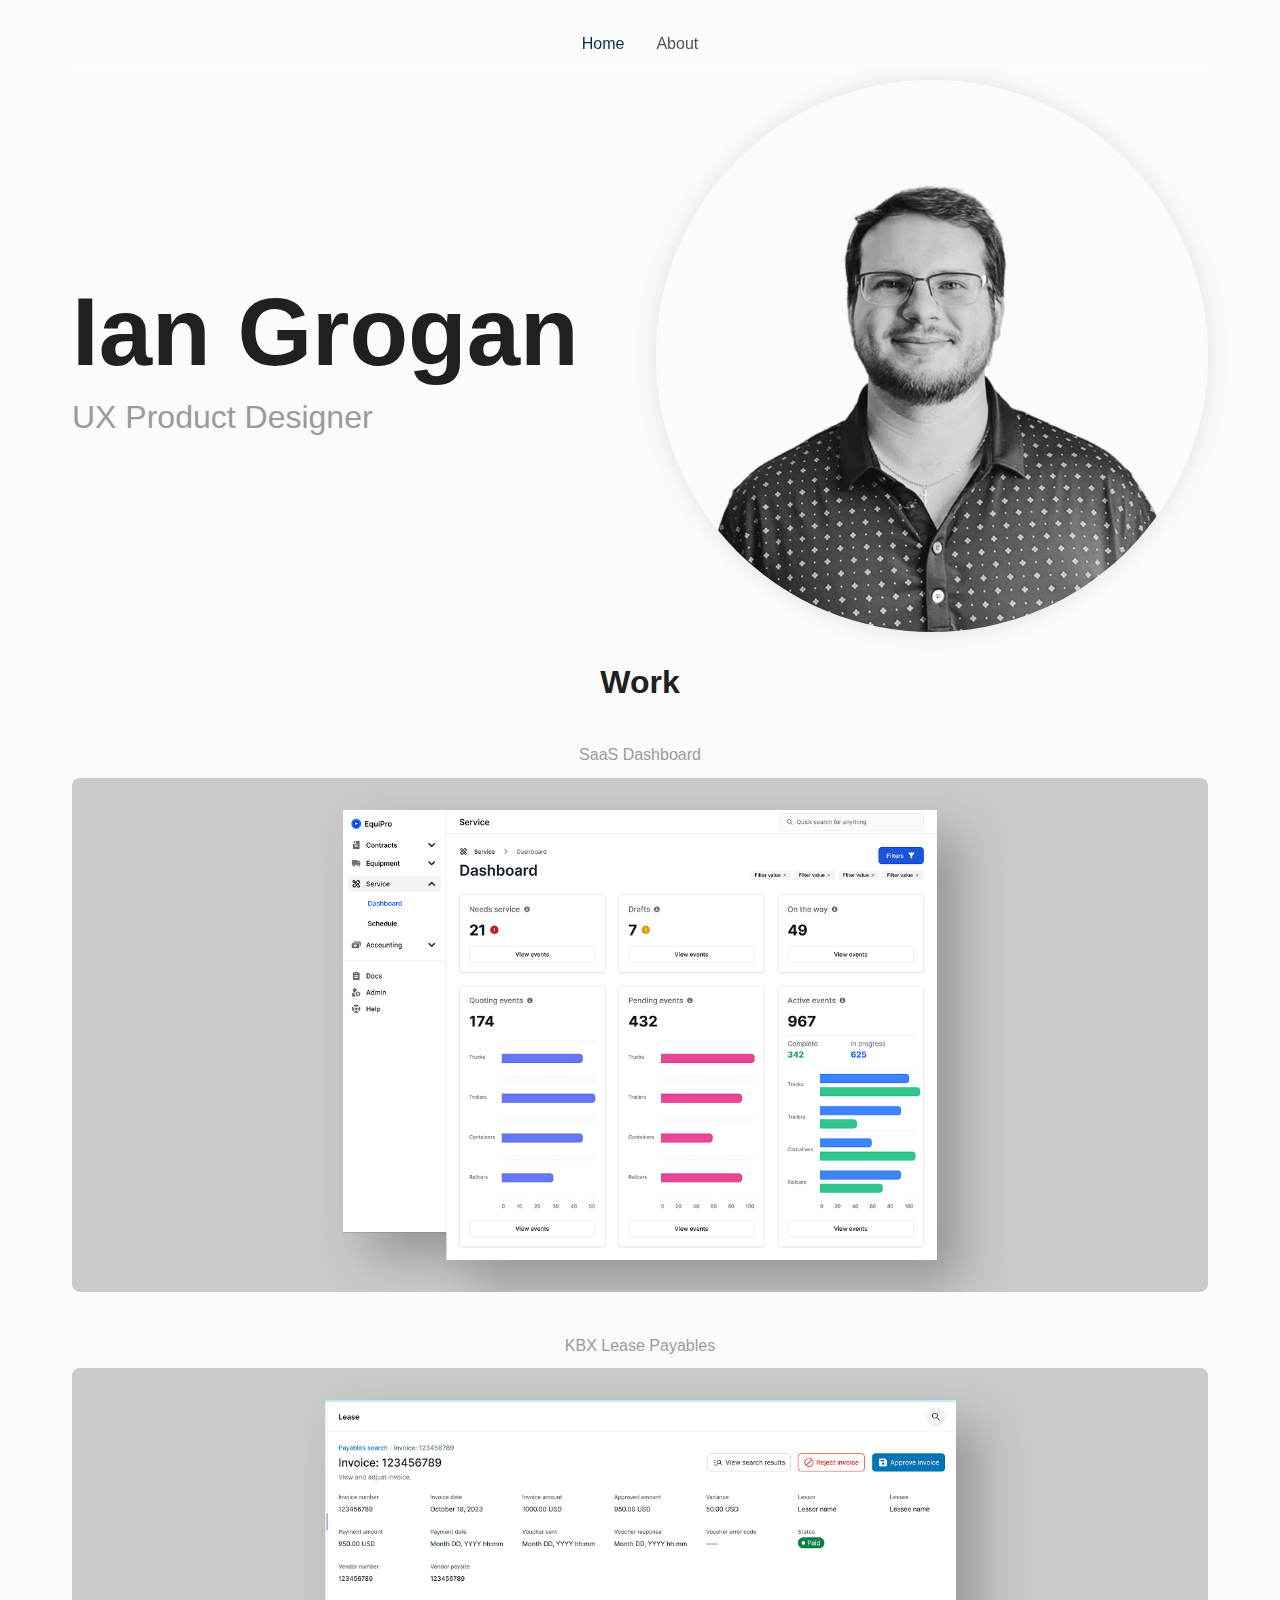
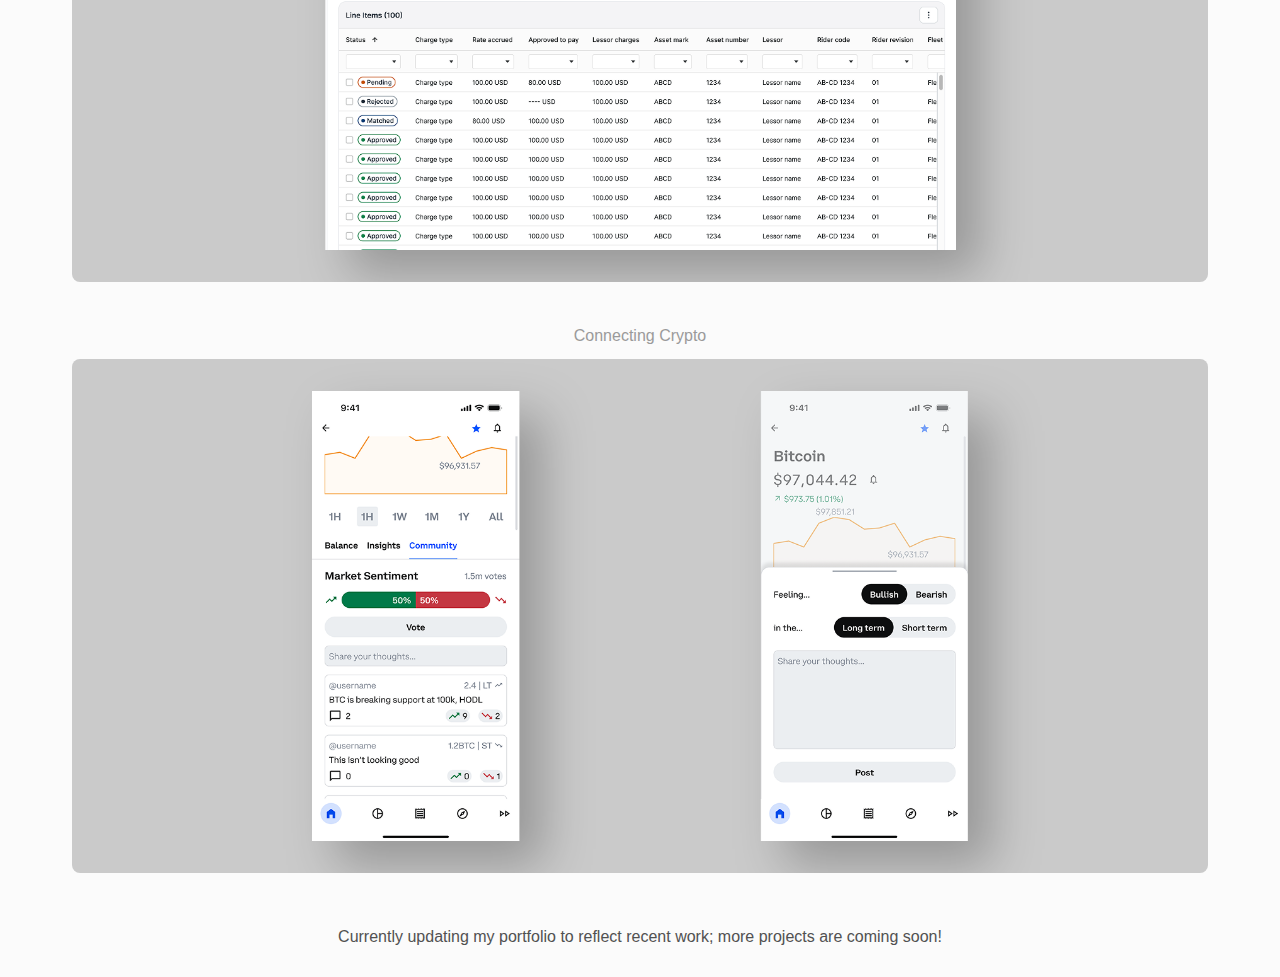
<file: index.html>
<!DOCTYPE html>
<html>
    <head>
        <meta charset="utf-8">
        <meta name="viewport" content="width=device-width, initial-scale=1.0">
        <title>Ian Grogan Portfolio</title>
        <link rel="stylesheet" href="style.css">
    </head>
    <body>
       <!--nav menu-->
        <nav class="nav">
            <ul class="nav_list"> 
                <li><a class="nav_link" id="active_nav" href="index.html" >Home</a></li>
                <li><a class="nav_link" href="about.html" >About</a></li>
            </ul>
        </nav>
        
    <div id="index_main_container">
        <!--hero section-->
       <head>
            <div id="hero"> 
                <div class="hero_text"> 
                    <h1 class="hero">Ian Grogan</h1>
                    <h2 class="hero">UX Product Designer</h2>
                </div>
                <div class="hero_image_container"> 
                    <img class="hero_image" src="img/home/headshot.png" alt="Ian Grogan Headshot">
                </div>
            </div>   
        </head> 
        <!--work section-->
        <div class="work_section">
            <div id="work_header_container">
                <h1 id="work_header">Work</h1>
            </div>
            <div class="work_highlight_container">
                <div class="work_highlight_title_container">
                    <h2 class="work_highlight_title">SaaS Dashboard</h2>
                </div>
                <a href="saas-dashboard.html">
                    <div class="work_highlight_image_container">   
                        <img class="work_highlight_image" src="img/home/SaaS dashboard cover.png" alt="image of SaaS Dashboard UI">
                    </div>
                </a>
             </div>
            <div class="work_highlight_container">
                <div class="work_highlight_title_container">
                    <h2 class="work_highlight_title">KBX Lease Payables</h2>
                </div>
                <a href="kbx.html">
                    <div class="work_highlight_image_container">   
                        <img class="work_highlight_image" src="img/home/Lease Payables cover.png" alt="image of lease payables UI">
                    </div>
                </a>
            </div>
            <div class="work_highlight_container">
                <div class="work_highlight_title_container">
                    <h2 class="work_highlight_title">Connecting Crypto</h2>
                </div>
                <a href="coinbase.html">
                    <div class="work_highlight_image_container">   
                        <img class="work_highlight_image" src="img/home/Coinbase cover 1.png" alt="image of coinbase community UI">
                        <img class="work_highlight_image" id="mobile_hide" src="img/home/Coinbase cover 2.png" alt="image of coinbase community UI">       
                     </div>
                </a>
            </div>
            <p id="footnote">Currently updating my portfolio to reflect recent work; more projects are coming soon!</p>
        </div>
    </div>
    </body>
</html>
</file>
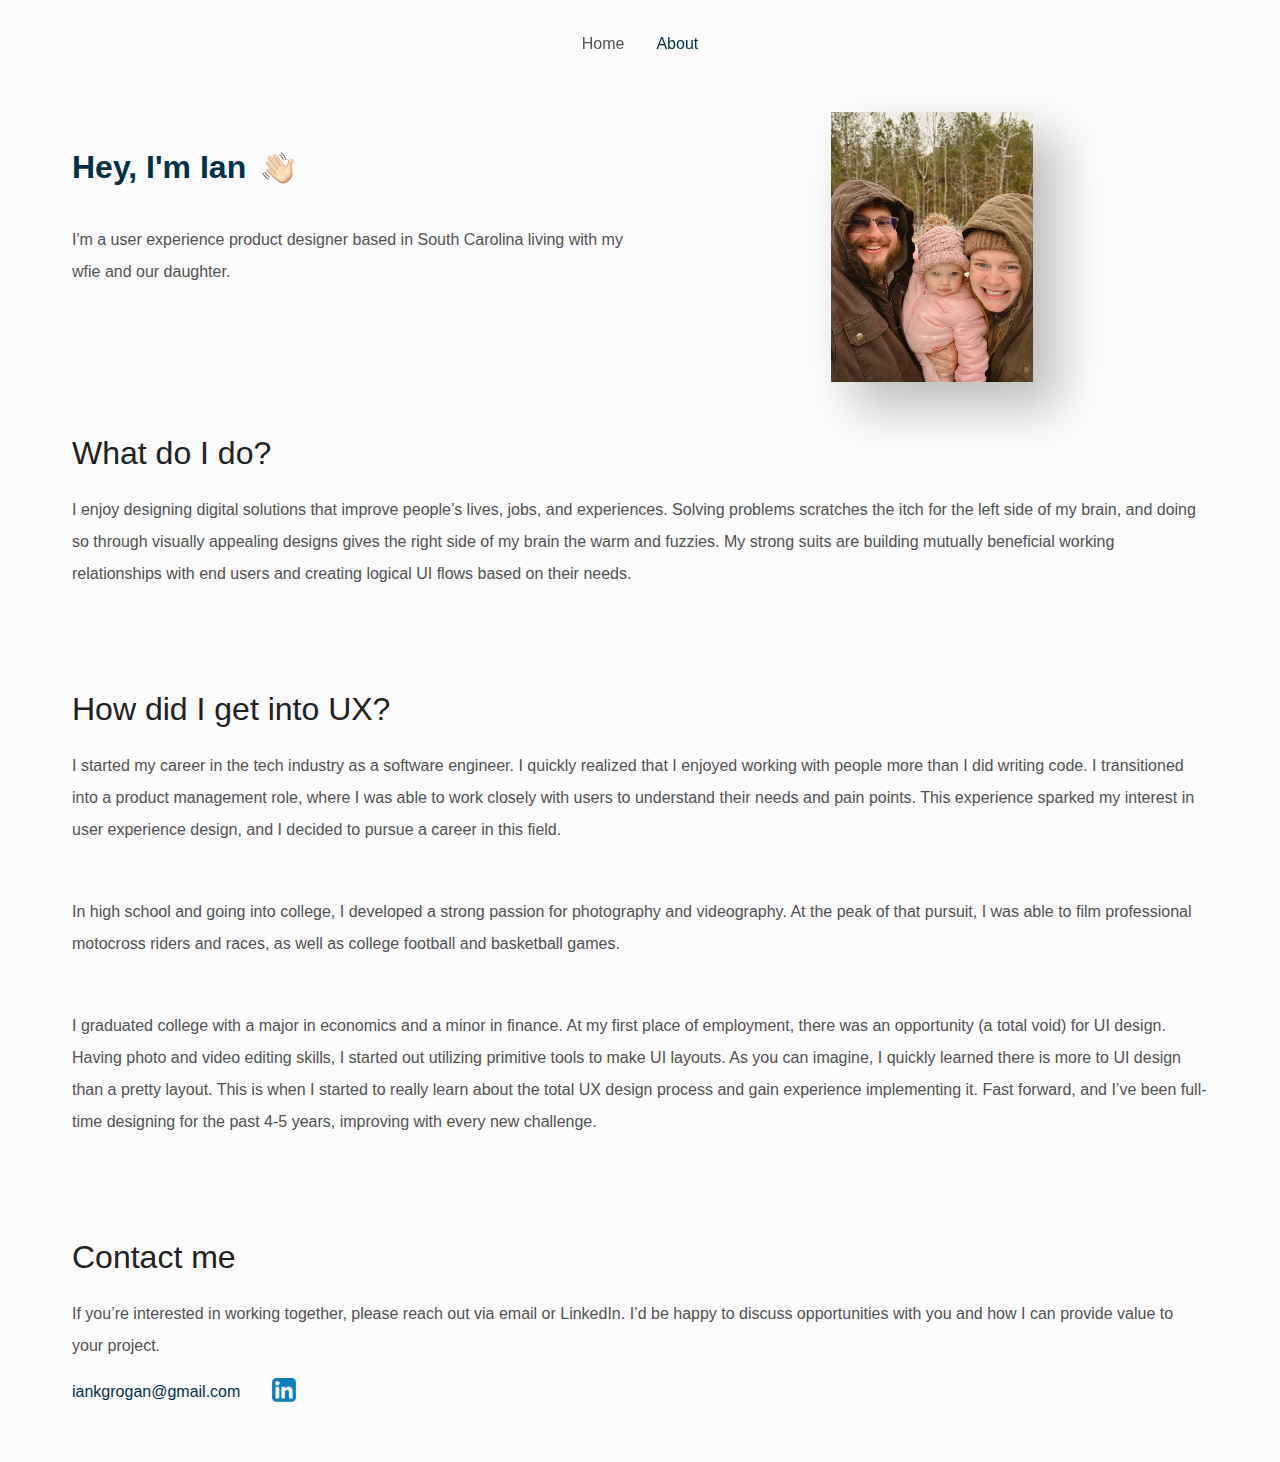
<file: about.html>
<!DOCTYPE html>
<html>
    <head>
        <meta charset="utf-8">
        <meta name="viewport" content="width=device-width, initial-scale=1.0">
        <title>Ian Grogan Portfolio</title>
        <link rel="stylesheet" href="style.css">
    </head>


    <body>
         <!--nav menu-->
         <nav class="nav">
            <ul class="nav_list"> 
                <li><a class="nav_link" href="index.html" >Home</a></li>
                <li><a class="nav_link" id="active_nav" href="about.html" >About</a></li>
            </ul>
        </nav>

        <!--about section-->
        <div id="about_page_container">

                <!--intro-->
            <div id="about_header_container">
                <div class="section_container" id="about_intro_container">
                        <div id="about_intro_text" >
                            <div id="about_intro_title_container">
                                <h1 id="about_intro_heading">Hey, I'm Ian</h1>
                                <img id="about_title_emoji" src="img/about/waving-hand-light-skin-tone-removebg-preview.png" alt="emoji wave icon">
                            </div> 
                            <p>I'm a user experience product designer based in South Carolina living with my wfie and our daughter.</p>
                        </div>
                </div>

                <!--image-->
                <div id="about_intro_image_container">
                    <img id="about_intro_image" src="img/about/family.jpg" alt="Ian Grogan and family">
                </div>
            </div>  

                <div id="about_main_content_container">
                    <!--What do I do?-->
                    <div id="about_whatdoidocontainer" class="section_container">
                        <h1 class="section_heading">What do I do?</h1>
                        <p id="about_whatdoido_text">I enjoy designing digital solutions that improve people’s lives, jobs, and experiences. Solving problems scratches the itch for the left side of my brain, and doing so through visually appealing designs gives the right side of my brain the warm and fuzzies. My strong suits are building mutually beneficial working relationships with end users and creating logical UI flows based on their needs. </p>
                    </div>

                    <!--How did I get into UX-->
                    <div id="about_howdidigetintouxcontainer" class="section_container">
                            <h1 class="section_heading">How did I get into UX?</h1>
                            <p>I started my career in the tech industry as a software engineer. I quickly realized that I enjoyed working with people more than I did writing code. I transitioned into a product management role, where I was able to work closely with users to understand their needs and pain points. This experience sparked my interest in user experience design, and I decided to pursue a career in this field.</p>
                            <br>
                            <p>In high school and going into college, I developed a strong passion for photography and videography. At the peak of that pursuit, I was able to film professional motocross riders and races, as well as college football and basketball games. </p>
                            <br>
                            <p>I graduated college with a major in economics and a minor in finance. At my first place of employment, there was an opportunity (a total void) for UI design. Having photo and video editing skills, I started out utilizing primitive tools to make UI layouts. As you can imagine, I quickly learned there is more to UI design than a pretty layout. This is when I started to really learn about the total UX design process and gain experience implementing it. Fast forward, and I’ve been full-time designing for the past 4-5 years, improving with every new challenge.</p>
                    </div>
                
                    <!--Contact me-->
                    <div id="about_contactmecontainer" class="section_container">
                        <div id="about_contactme_title_container">
                            <h1 class="section_heading">Contact me</h1>
                        </div>

                        <div id="about_contactme_text_container">
                            <p id="about_contactme_text">If you’re interested in working together, please reach out via email or LinkedIn. I’d be happy to discuss opportunities with you and how I can provide value to your project.  </p>
                            <div id="about_links_container">
                                <a href="mailto:iankgrogan@gmail.com" id="about_contactme_email">iankgrogan@gmail.com</a>
                                <a href="https://www.linedin.com/in/iankgrogan"><img id="linked_in_logo" src="img/about/linked-in-logo-removebg-preview.png" alt=""linked in logo></a>
                            </div>
                        </div>
                    </div>
                </div>
        </div>
    </body> 
</html>
</file>
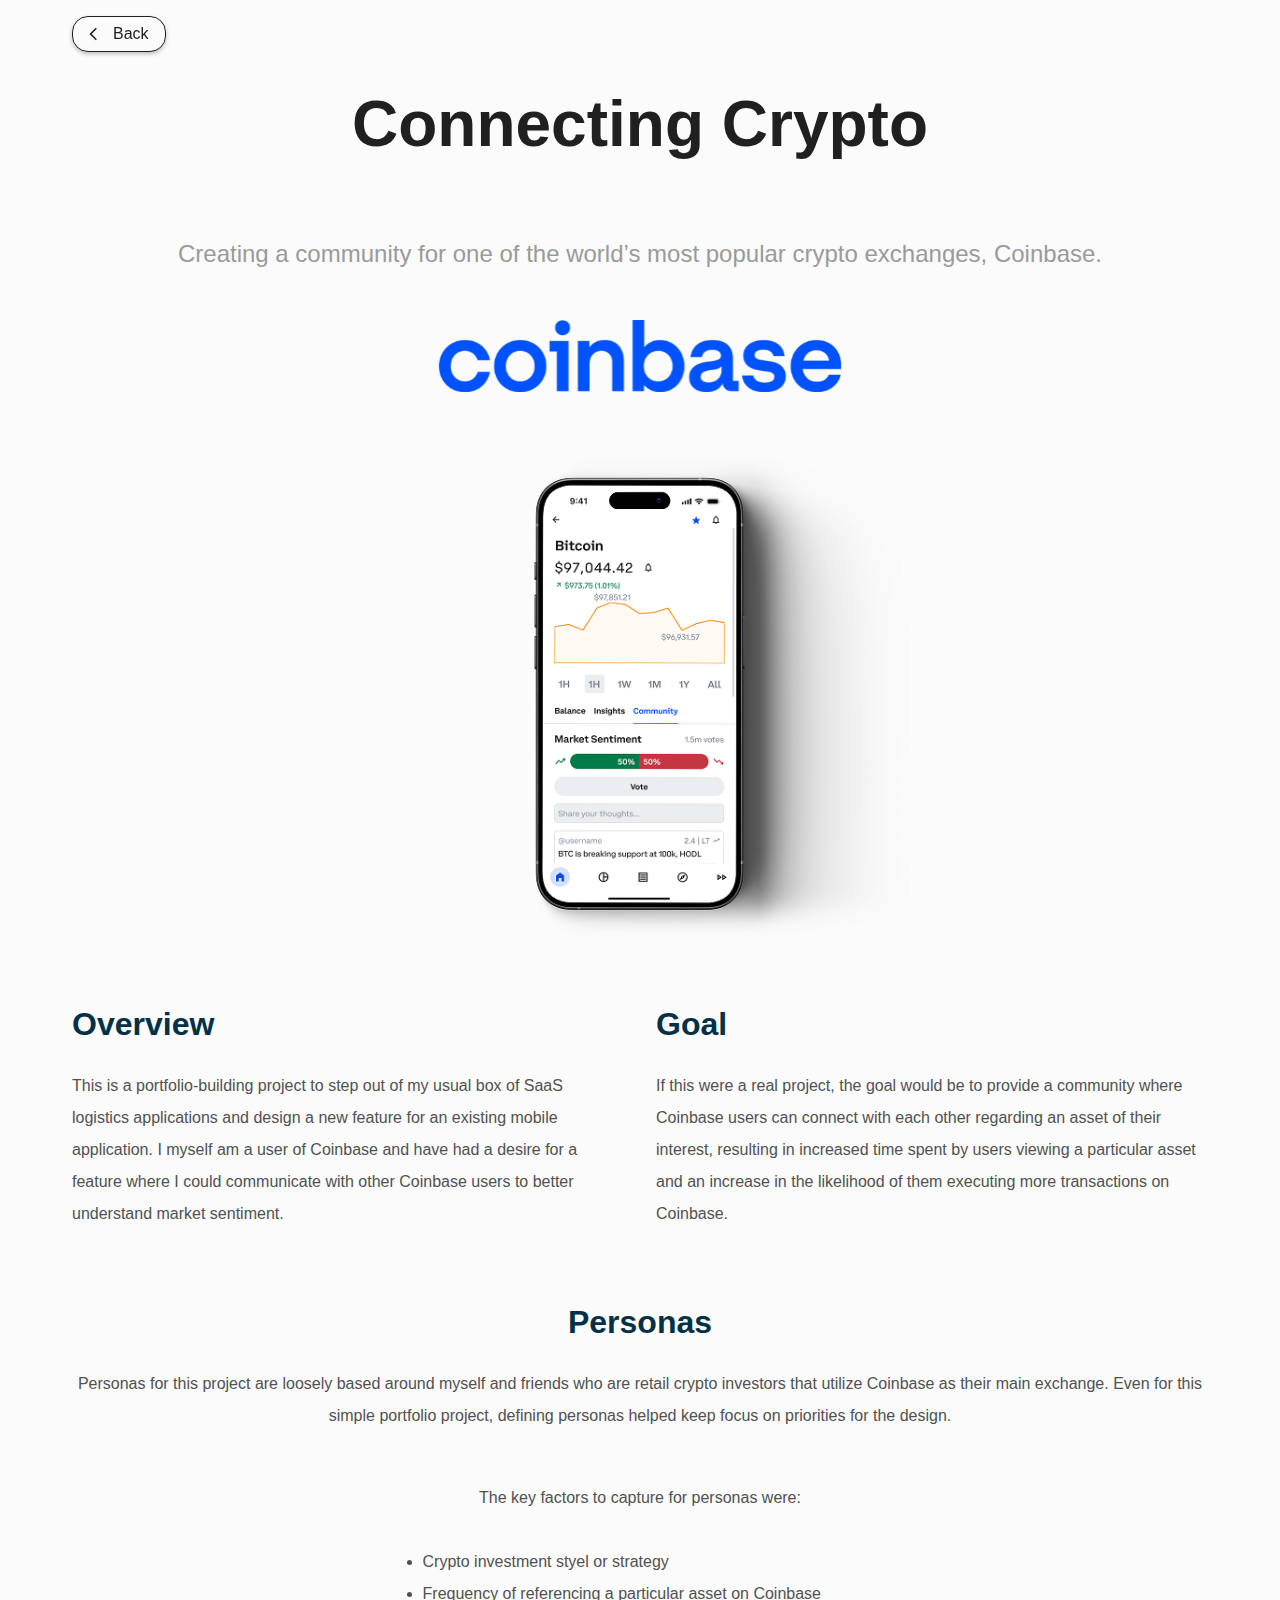
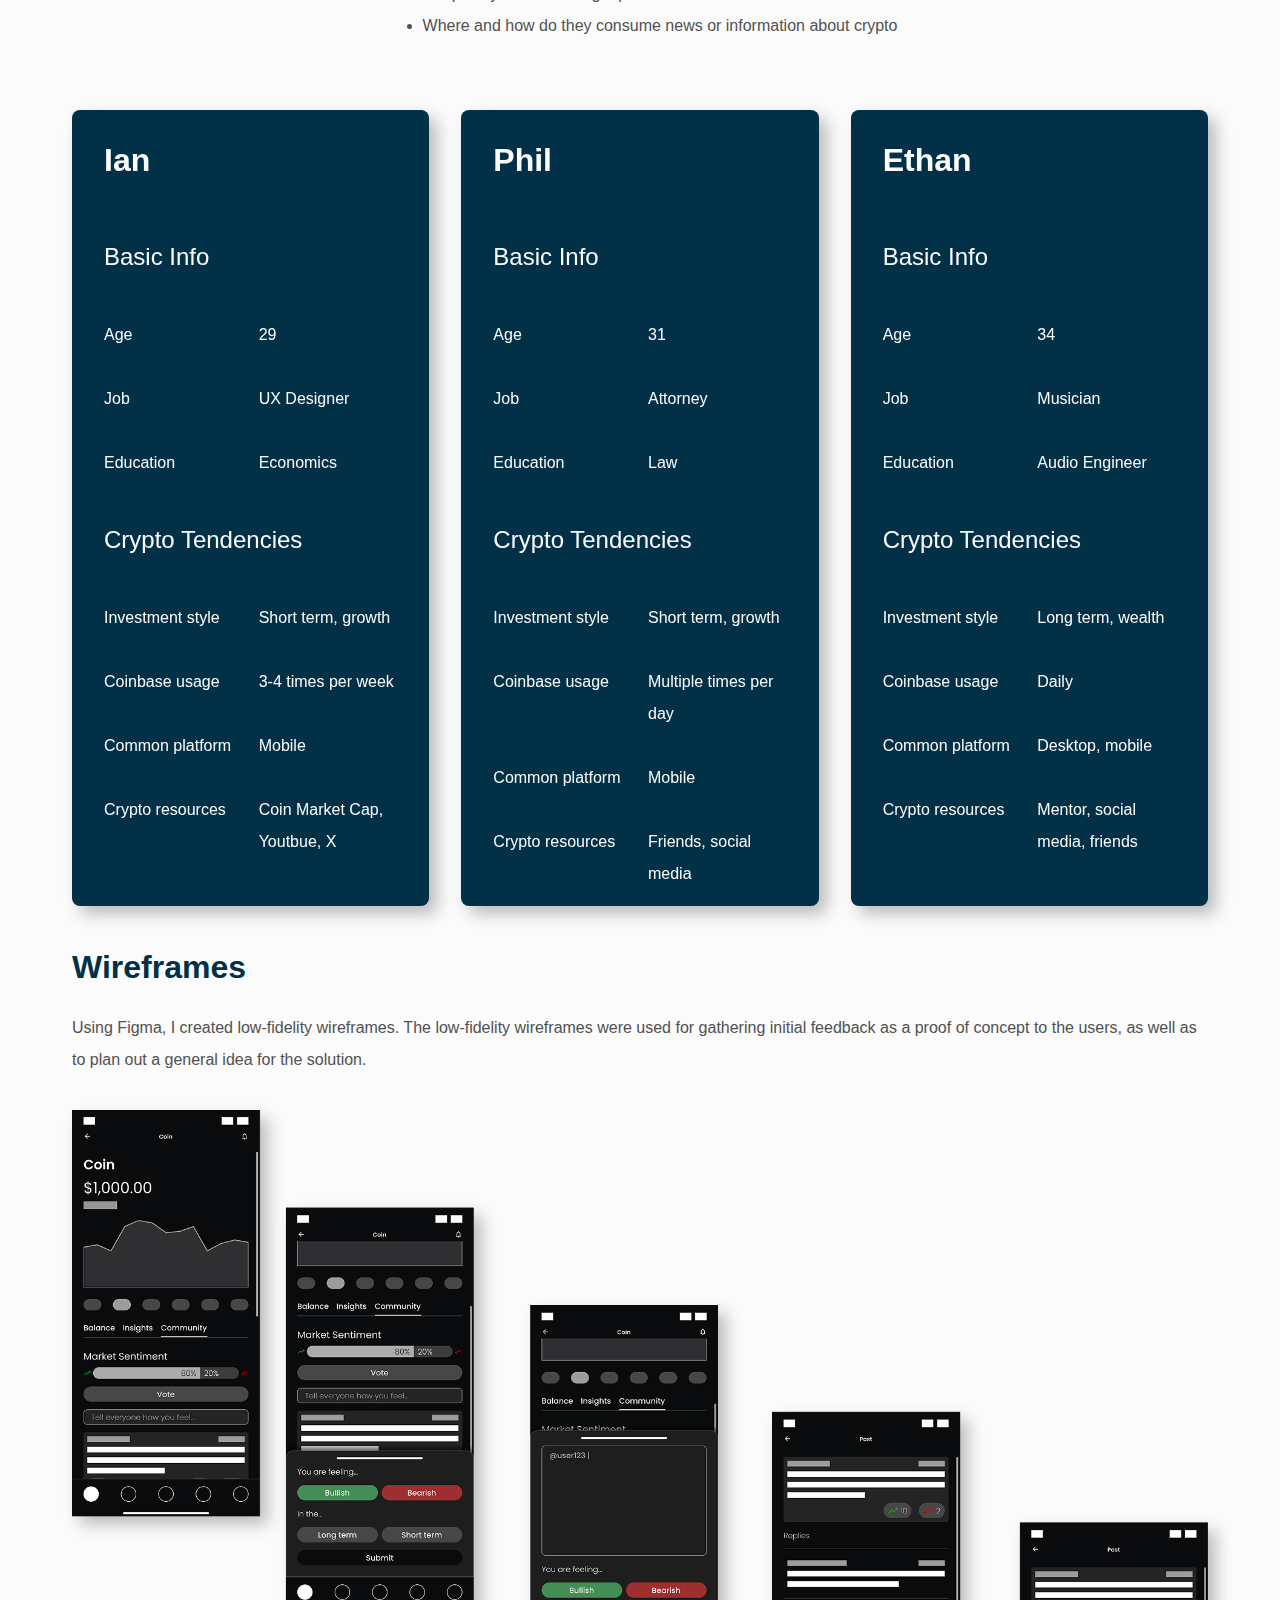
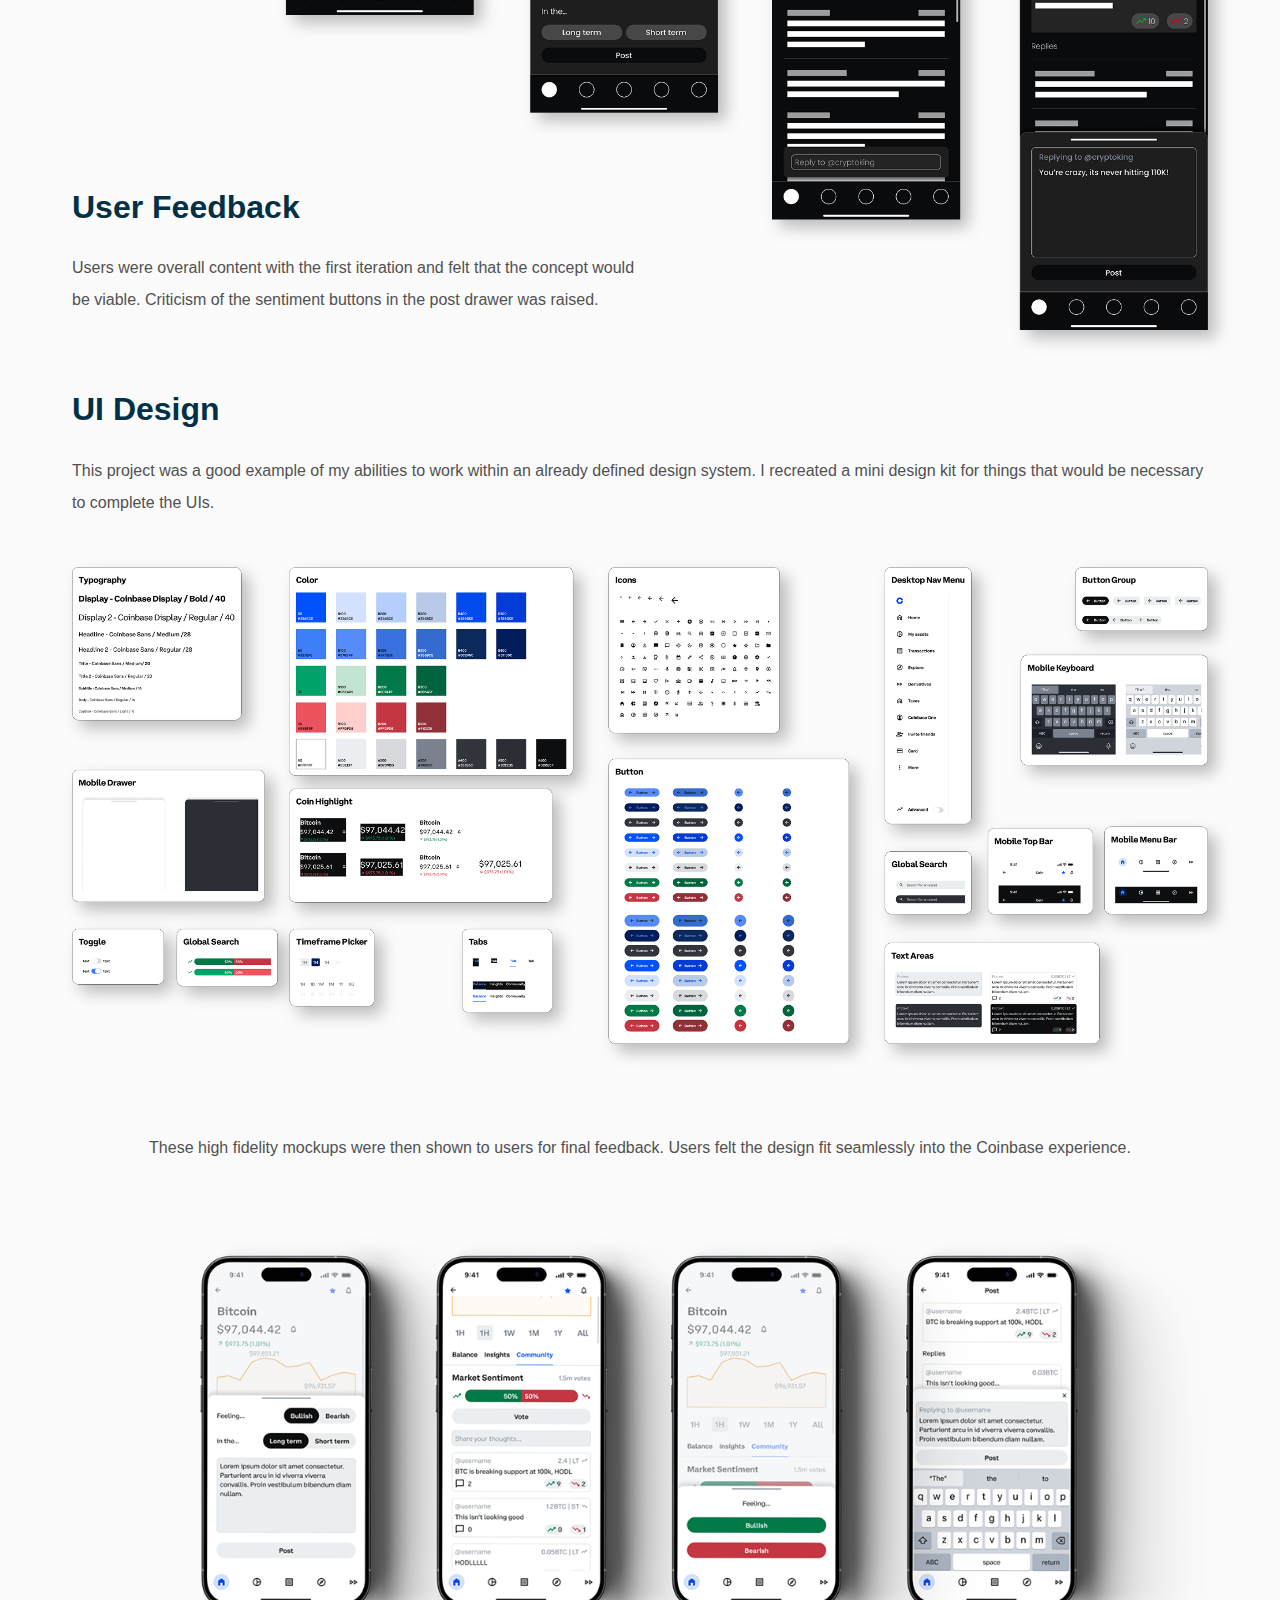
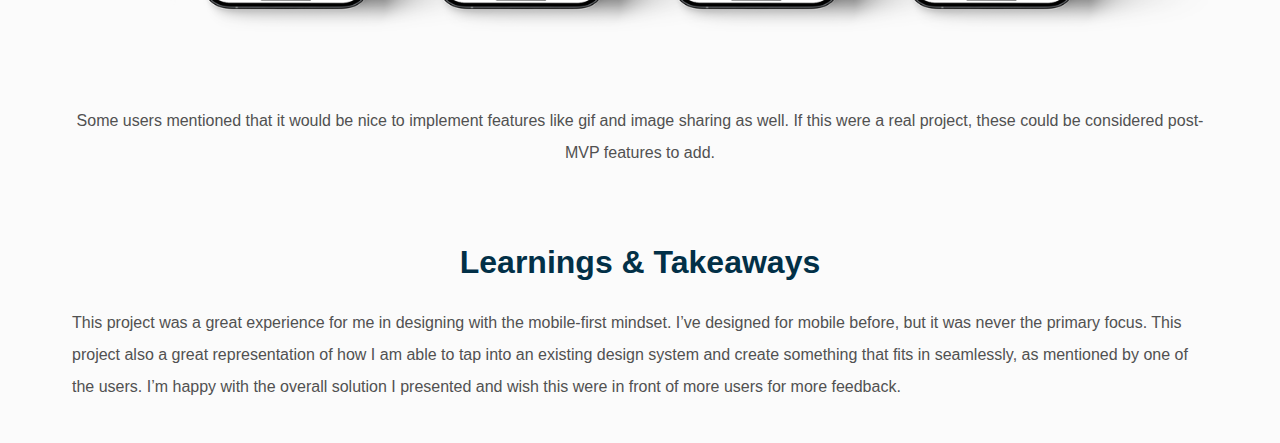
<file: coinbase.html>
<!DOCTYPE html>
<html>
    <head>
        <meta charset="utf-8">
        <meta name="viewport" content="width=device-width, initial-scale=1.0">
        <title>Ian Grogan Portfolio</title>
        <link rel="stylesheet" href="style.css">
    </head>
    <body>
<!-- NAV -->
        <nav class="project_nav">
            <a href="index.html">
                <button class="back_button">
                    <img class="back_arrow" alt="back icon" src="img/back_arrow.svg">
                    Back
                </button>
            </a>
        </nav>
<!-- HEADER -->
        <div class="project_container">
            <header class="project_header_container">
                <div class="project_header_text">
                    <h1 class="project_title">Connecting Crypto</h1>
                    <h2 class="project_subtitle">Creating a community for one of the world’s most popular crypto exchanges, Coinbase.</h2>
                </div>  
                    <img class="project_logo" alt="company logo" src="img/coinbase/logo.svg">
                <img class="project_cover_image" alt="mockup image of UI" src="img/coinbase/cover.png">
            </header>

            <div class="section_container">
                <div class="project_overview_section">
                    <div class="overview_section">
                        <h2 class="project_section_heading">Overview</h2>
                        <p>This is a portfolio-building project to step out of my usual box of SaaS logistics applications and design a new feature for an existing mobile application. I myself am a user of Coinbase and have had a desire for a feature where I could communicate with other Coinbase users to better understand market sentiment.</p>
                    </div>

                    <div class="overview_section">
                        <h2 class="project_section_heading">Goal</h2>
                        <p>If this were a real project, the goal would be to provide a community where Coinbase users can connect with each other regarding an asset of their interest, resulting in increased time spent by users viewing a particular asset and an increase in the likelihood of them executing more transactions on Coinbase.</p>
                    </div>
                </div>
            </div>
<!-- PERSONAS -->
            <div class="section_container">
                <div class="centered_heading">
                    <h2 class="project_section_heading">Personas</h2>
                    <p>Personas for this project are loosely based around myself and friends who are retail crypto investors that utilize Coinbase as their main exchange. Even for this simple portfolio project, defining personas helped keep focus on priorities for the design.</p>
                </div>
                <br>
                <div class="centered_ul">
                    <p>The key factors to capture for personas were:</p>
                    <ul>
                        <li>Crypto investment styel or strategy</li>
                        <li>Frequency of referencing a particular asset on Coinbase</li>
                        <li>Where and how do they consume news or information about crypto</li>
                    </ul>
                </div>
                <br>
                <br>
            </div>
            <!-- PERSONA CARDS -->
            <div class="cards_container">
                <div class="card">    
                    <div>
                        <h3>Ian</h3>
                    </div>
                    <div class="card_section">
                        <div>
                            <h4>Basic Info</h4>
                        </div>
                        <div class="card_detail_row">
                            <p class="p_label">Age</p>
                            <p>29</p>
                        </div>
                        <div class="card_detail_row">
                            <p class="p_label">Job</p>
                            <p>UX Designer</p>
                        </div>
                        <div class="card_detail_row">
                            <p class="p_label">Education</p>
                            <p>Economics</p>
                        </div>
                    </div>
                    <div class="card_section">
                        <div>
                            <h4>Crypto Tendencies</h4>
                        </div>
                        <div class="card_detail_row">
                            <p class="p_label">Investment style</p>
                            <p>Short term, growth</p>
                        </div>
                        <div class="card_detail_row">
                            <p class="p_label">Coinbase usage</p>
                            <p>3-4 times per week</p>
                        </div>
                        <div class="card_detail_row">
                            <p class="p_label">Common platform</p>
                            <p>Mobile</p>
                        </div>
                        <div class="card_detail_row">
                            <p class="p_label">Crypto resources</p>
                            <p>Coin Market Cap, Youtbue, X</p>
                        </div>
                    </div>
                </div>

                <div class="card">    
                    <div>
                        <h3>Phil</h3>
                    </div>
                    <div class="card_section">
                        <div>
                            <h4>Basic Info</h4>
                        </div>
                        <div class="card_detail_row">
                            <p class="p_label">Age</p>
                            <p>31</p>
                        </div>
                        <div class="card_detail_row">
                            <p class="p_label">Job</p>
                            <p>Attorney</p>
                        </div>
                        <div class="card_detail_row">
                            <p class="p_label">Education</p>
                            <p>Law</p>
                        </div>
                    </div>
                    <div class="card_section">
                        <div>
                            <h4>Crypto Tendencies</h4>
                        </div>
                        <div class="card_detail_row">
                            <p class="p_label">Investment style</p>
                            <p>Short term, growth</p>
                        </div>
                        <div class="card_detail_row">
                            <p class="p_label">Coinbase usage</p>
                            <p>Multiple times per day</p>
                        </div>
                        <div class="card_detail_row">
                            <p class="p_label">Common platform</p>
                            <p>Mobile</p>
                        </div>
                        <div class="card_detail_row">
                            <p class="p_label">Crypto resources</p>
                            <p>Friends, social media</p>
                        </div>
                    </div>
                </div>

                <div class="card">    
                    <div>
                        <h3>Ethan</h3>
                    </div>
                    <div class="card_section">
                        <div>
                            <h4>Basic Info</h4>
                        </div>
                        <div class="card_detail_row">
                            <p class="p_label">Age</p>
                            <p>34</p>
                        </div>
                        <div class="card_detail_row">
                            <p class="p_label">Job</p>
                            <p>Musician</p>
                        </div>
                        <div class="card_detail_row">
                            <p class="p_label">Education</p>
                            <p>Audio Engineer</p>
                        </div>
                    </div>
                    <div class="card_section">
                        <div>
                            <h4>Crypto Tendencies</h4>
                        </div>
                        <div class="card_detail_row">
                            <p class="p_label">Investment style</p>
                            <p>Long term, wealth</p>
                        </div>
                        <div class="card_detail_row">
                            <p class="p_label">Coinbase usage</p>
                            <p>Daily</p>
                        </div>
                        <div class="card_detail_row">
                            <p class="p_label">Common platform</p>
                            <p>Desktop, mobile</p>
                        </div>
                        <div class="card_detail_row">
                            <p class="p_label">Crypto resources</p>
                            <p>Mentor, social media, friends</p>
                        </div>
                    </div>
                </div>
            </div>
                  
<!-- WIREFRAMES FEEDBACK -->
            <div class="section_container">
                <h2 class="project_section_heading">Wireframes</h2>
                <p>Using Figma, I created low-fidelity wireframes. The low-fidelity wireframes were used for gathering initial feedback as a proof of concept to the users, as well as to plan out a general idea for the solution.</p>
                <br>
                <div id="wireframe_container">
                    <img id="wireframe_img" src="img/coinbase/lowfi_frames.png" alt="Low fidelity wireframes">
                </div>
            </div>

            <div class="section_container" div id="user_feedback">
                <h2 class="project_section_heading">User Feedback</h2>
                <p>Users were overall content with the first iteration and felt that the concept would be viable. Criticism of the sentiment buttons in the post drawer was raised.</p>
            </div>
<!-- HI FIDELITY -->
           <div class="section_container">
                <h2 class="project_section_heading">UI Design</h2>
                <p>This project was a good example of my abilities to work within an already defined design system. I recreated a mini design kit for things that would be necessary to complete the UIs.</p>
            </div>
            
            <div class="section_container">
                <img id="components_img" src="img/coinbase/design_components.png" alt="design components">
            </div>
            <br>
            <br>
            <div class="section_container">
                <div class="centered_heading">
                    <p>These high fidelity mockups were then shown to users for final feedback. Users felt the design fit seamlessly into the Coinbase experience.</p>
                </div>
            </div>

            <div class="section_container" id="coinbase_mockups">
                <img src="img/coinbase/highfi_frames.png" alt="high fidelity mockups">
            </div>

            <div class="section_container">
                <div class="centered_heading">
                    <p>Some users mentioned that it would be nice to implement features like gif and image sharing as well. If this were a real project, these could be considered post-MVP features to add.</p>
                </div>
            </div>         
<!-- CONCLUSION -->
            <div class="section_container">
                <div class="centered_heading">
                    <h2 class="project_section_heading">Learnings & Takeaways</h2>
                </div>
                <p>This project was a great experience for me in designing with the mobile-first mindset. I’ve designed for mobile before, but it was never the primary focus. This project also a great representation of how I am able to tap into an existing design system and create something that fits in seamlessly, as mentioned by one of the users. I’m happy with the overall solution I presented and wish this were in front of more users for more feedback.</p>
            </div>
        </div>
    </body>
</file>
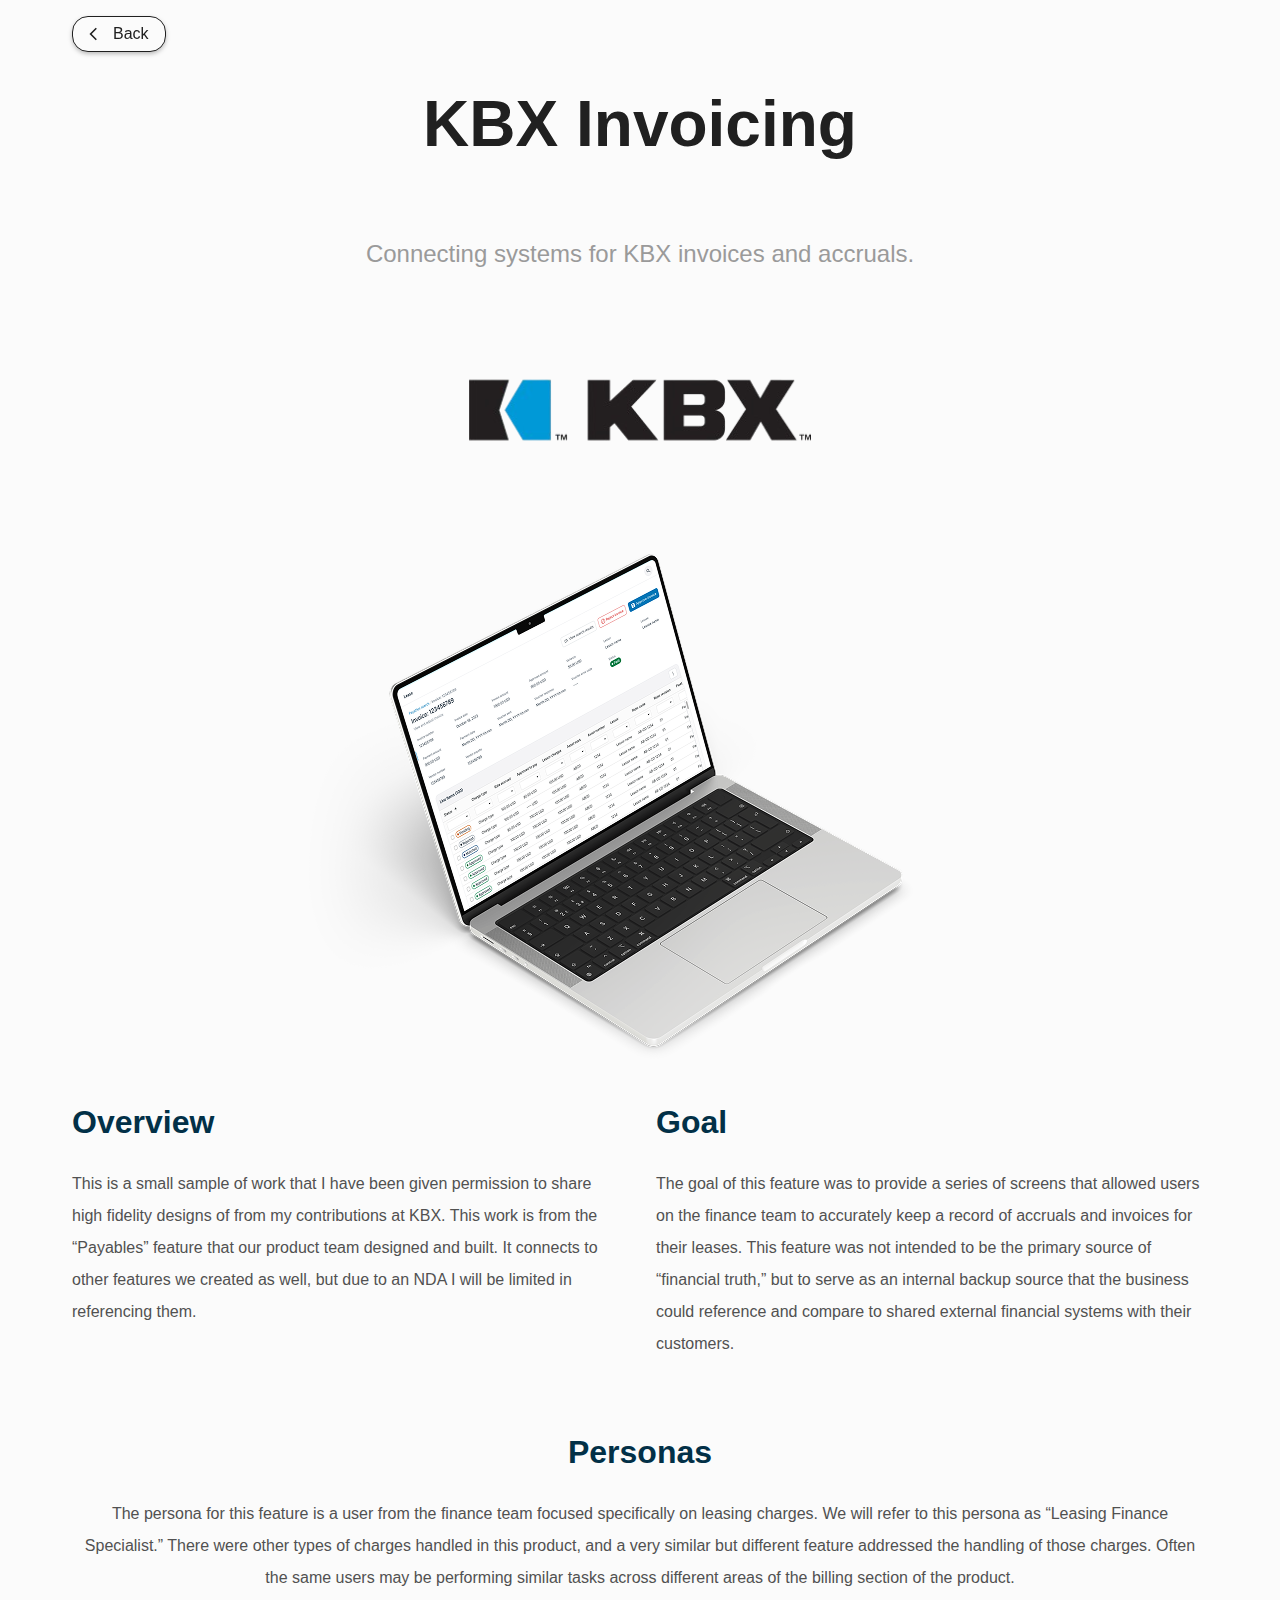
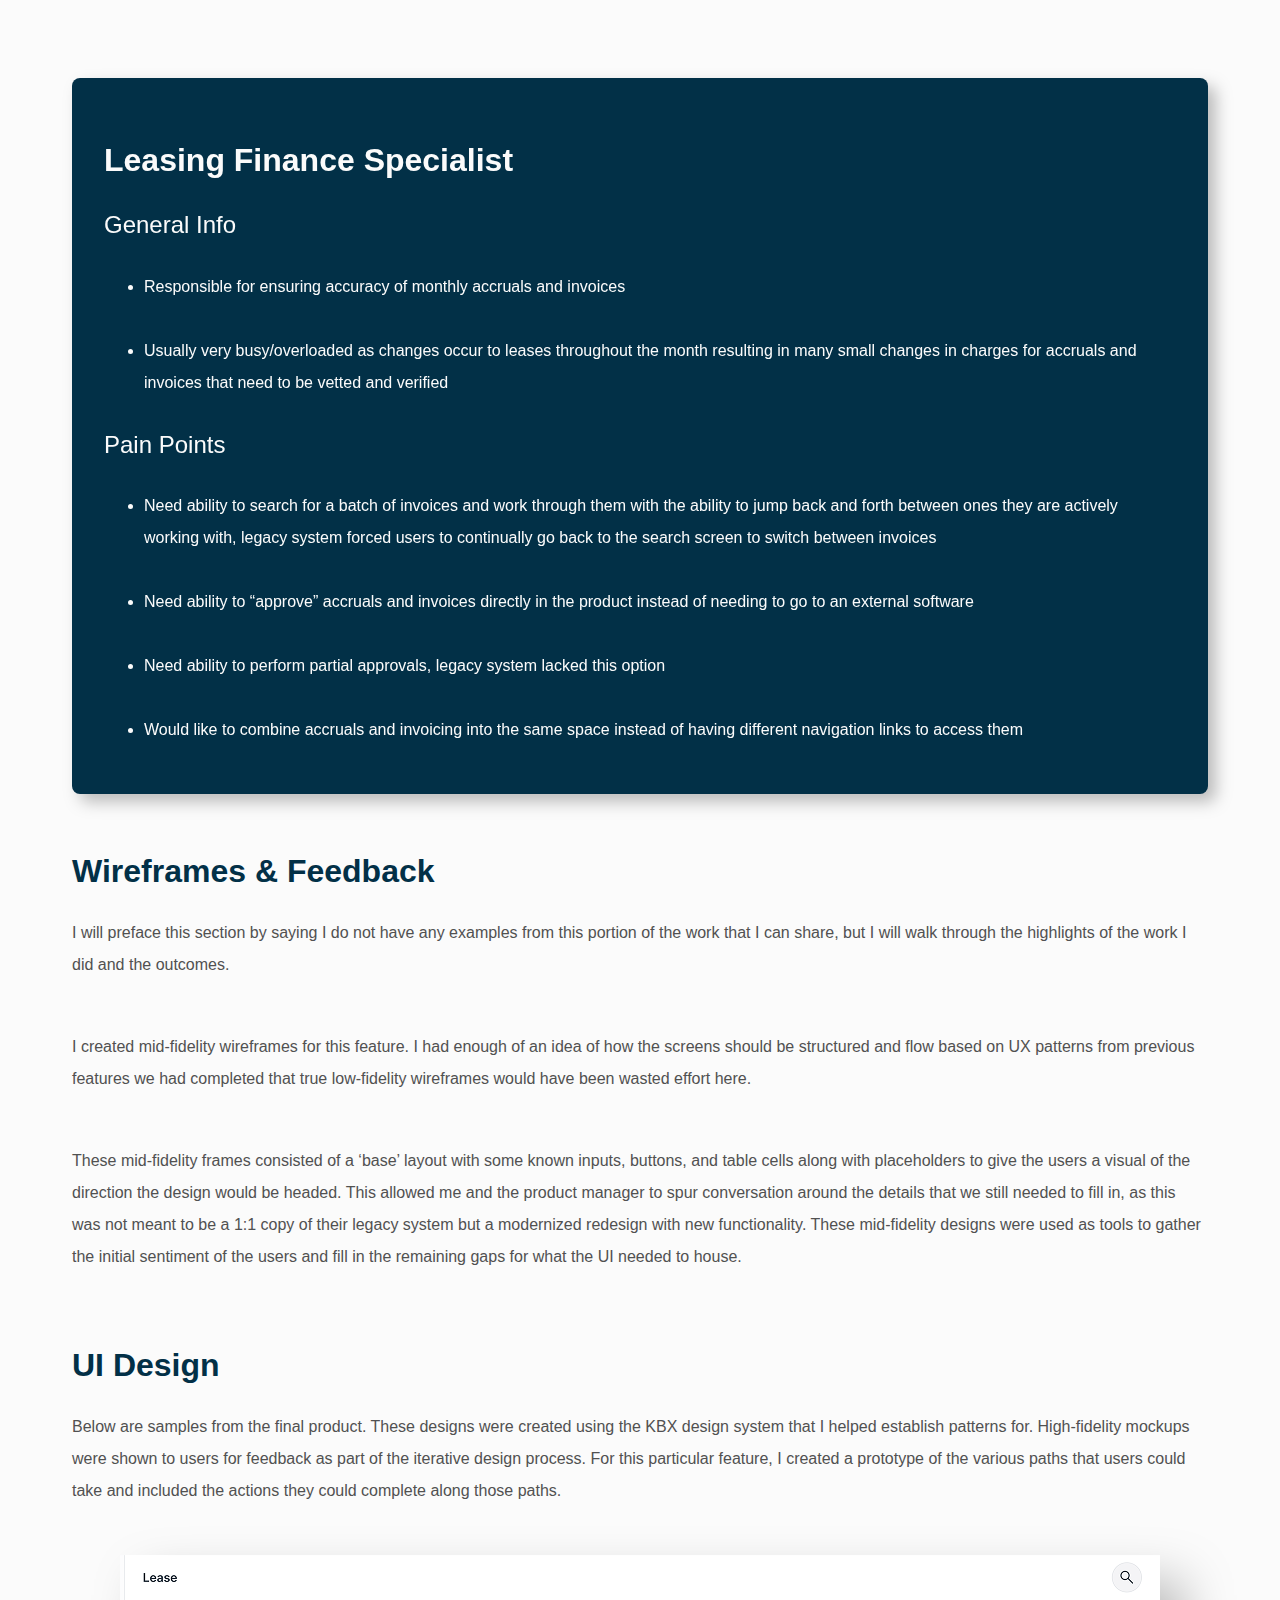
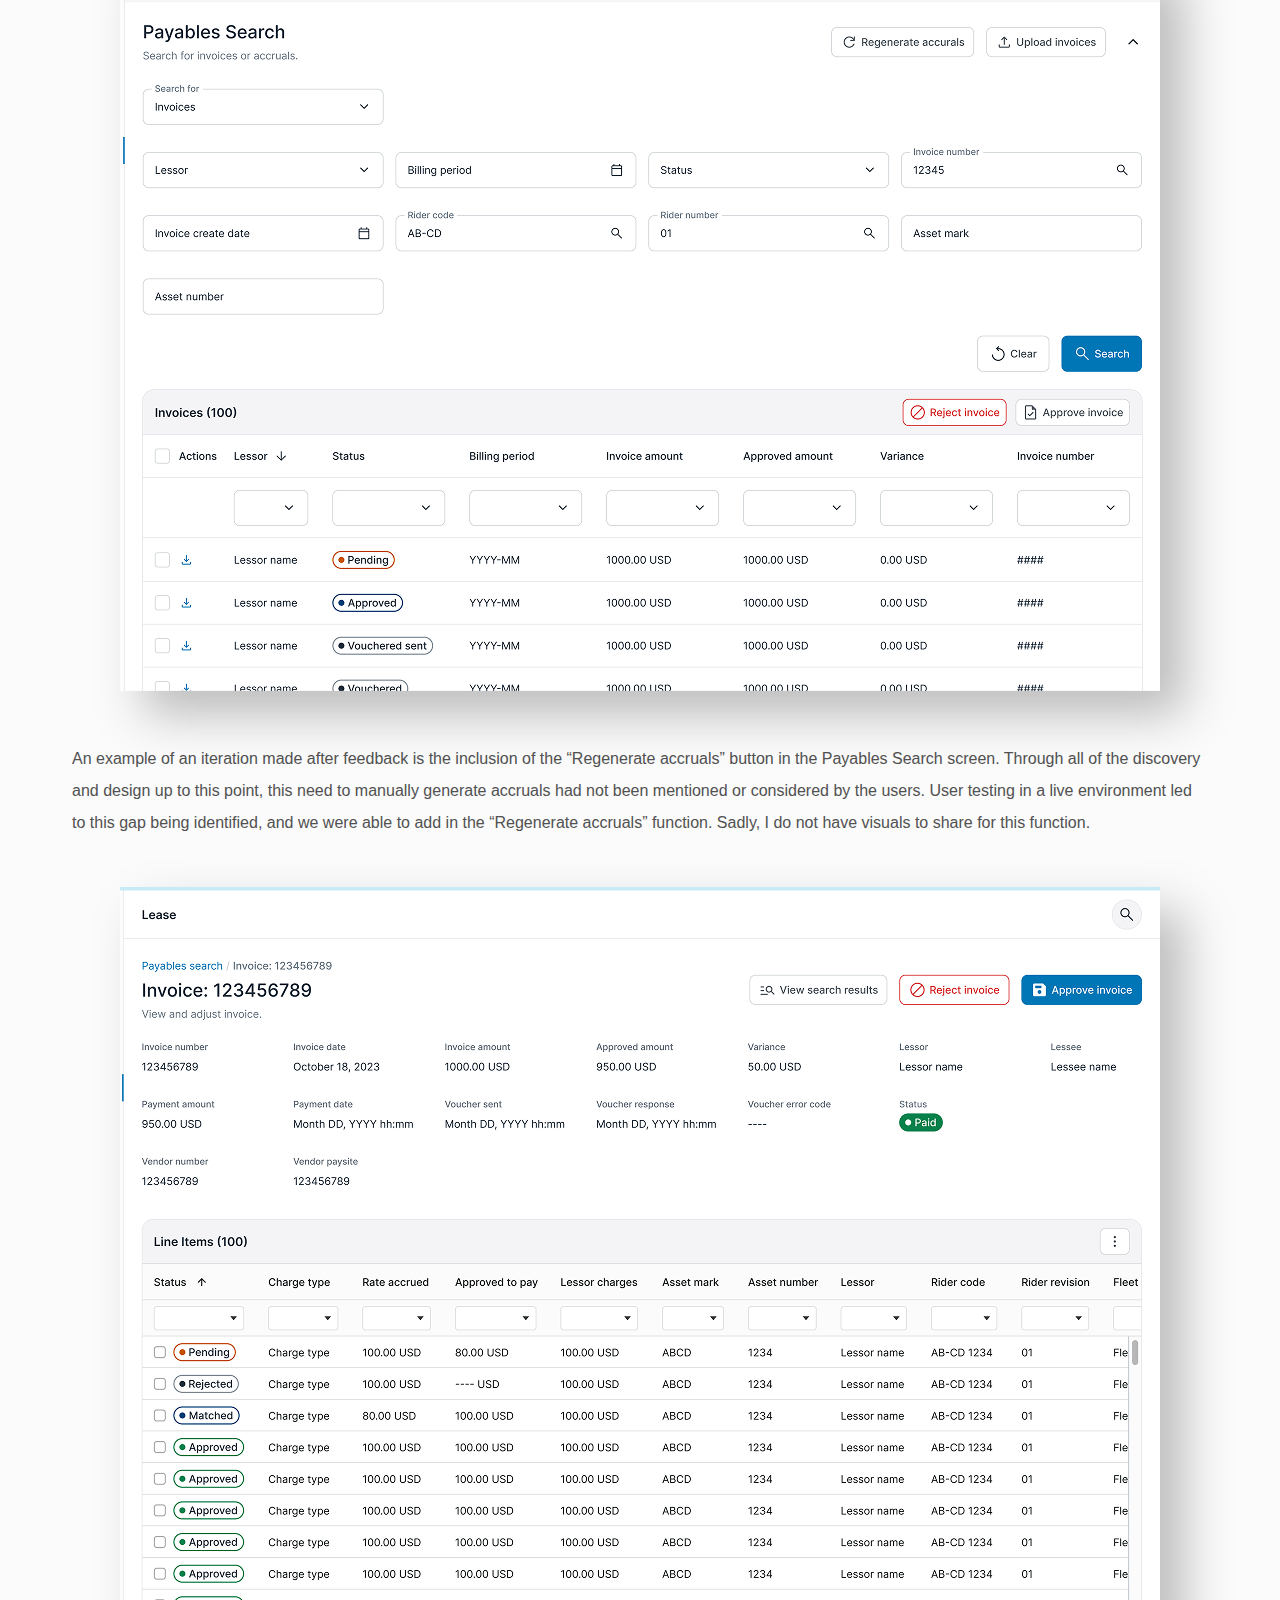
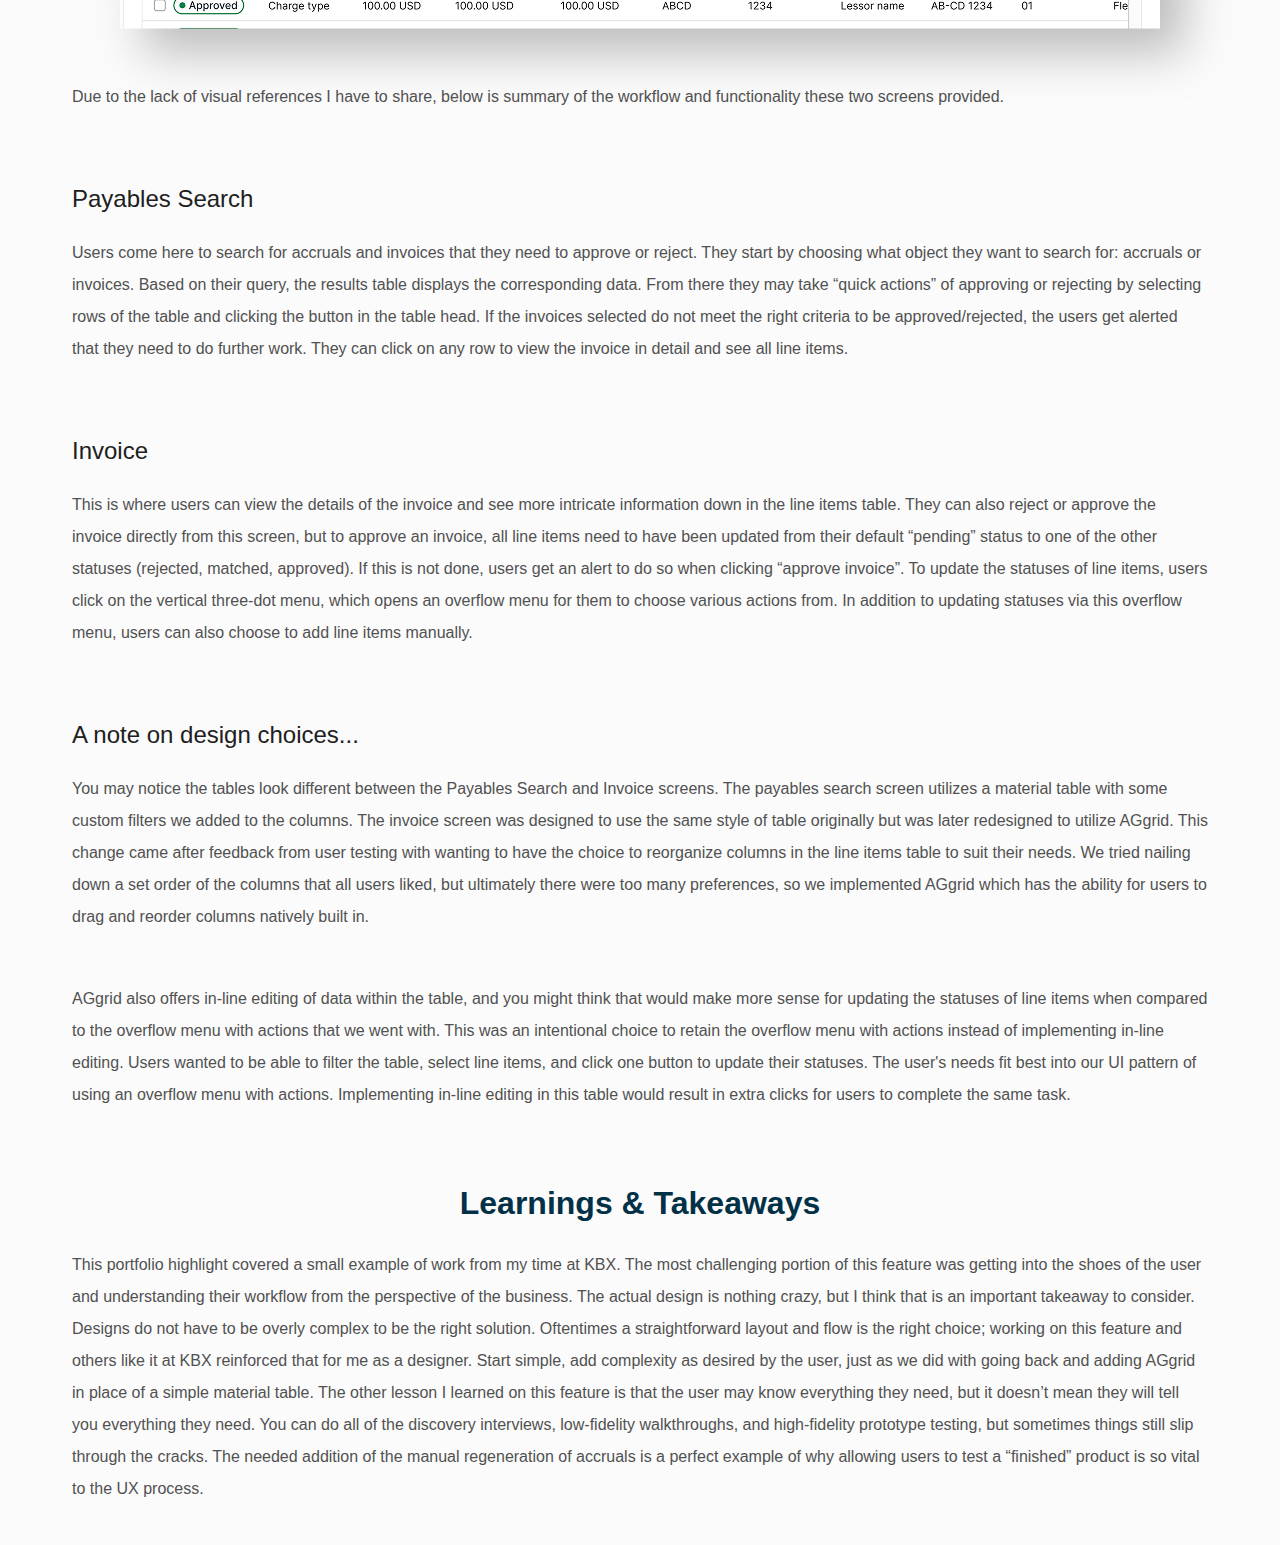
<file: kbx.html>
<!DOCTYPE html>
<html>
    <head>
        <meta charset="utf-8">
        <meta name="viewport" content="width=device-width, initial-scale=1.0">
        <title>Ian Grogan Portfolio</title>
        <link rel="stylesheet" href="style.css">
    </head>
    <body>
<!-- NAV -->
        <nav class="project_nav">
            <a href="index.html">
                <button class="back_button">
                    <img class="back_arrow" alt="back icon" src="img/back_arrow.svg">
                    Back
                </button>
            </a>
        </nav>
<!-- HEADER -->
        <div class="project_container">
            <header class="project_header_container">
                <div class="project_header_text">
                    <h1 class="project_title">KBX Invoicing</h1>
                    <h2 class="project_subtitle">Connecting systems for KBX invoices and accruals.</h2>
                </div>  
                    <img class="project_logo" alt="company logo" src="img/KBX/logo.svg">
                <img class="project_cover_image" alt="mockup image of UI" src="img/KBX/cover.png">
            </header>

            <div class="section_container">
                <div class="project_overview_section">
                    <div class="overview_section">
                        <h2 class="project_section_heading">Overview</h2>
                        <p>This is a small sample of work that I have been given permission to share high fidelity designs of from my contributions at KBX. This work is from the “Payables” feature that our product team designed and built. It connects to other features we created as well, but due to an NDA I will be limited in referencing them.</p>
                    </div>

                    <div class="overview_section">
                        <h2 class="project_section_heading">Goal</h2>
                        <p>The goal of this feature was to provide a series of screens that allowed users on the finance team to accurately keep a record of accruals and invoices for their leases. This feature was not intended to be the primary source of “financial truth,” but to serve as an internal backup source that the business could reference and compare to shared external financial systems with their customers.</p>
                    </div>
                </div>
            </div>
<!-- PERSONAS -->
            <div class="section_container">
                <div class="centered_heading">
                    <h2 class="project_section_heading">Personas</h2>
                    <p>The persona for this feature is a user from the finance team focused specifically on leasing charges. We will refer to this persona as “Leasing Finance Specialist.” There were other types of charges handled in this product, and a very similar but different feature addressed the handling of those charges. Often the same users may be performing similar tasks across different areas of the billing section of the product.</p>
                </div>
                <br>
                <br>
            </div>
            <div class="section_container">
                <div class="personas_card">
                    <h3>Leasing Finance Specialist</h3>
                  
                    <h4>General Info</h4>
                    <ul>
                       <li>Responsible for ensuring accuracy of monthly accruals and invoices</li>
                       <br>
                       <li>Usually very busy/overloaded as changes occur to leases throughout the month resulting in many small changes in charges for accruals and invoices that need to be vetted and verified</li>
                    </ul>
                    
                    <h4>Pain Points</h4>
                    <ul>
                        <li>Need ability to search for a batch of invoices and work through them with the ability to jump back and forth between ones they are actively working with, legacy system forced users to continually go back to the search screen to switch between invoices</li>
                        <br>
                        <li>Need ability to “approve” accruals and invoices directly in the product instead of needing to go to an external software</li>
                        <br>
                        <li>Need ability to perform partial approvals, legacy system lacked this option </li>
                        <br>
                        <li>Would like to combine accruals and invoicing into the same space instead of having different navigation links to access them</li>
                    </ul>
                </div>
            </div>
<!-- WIREFRAMES FEEDBACK -->
            <div class="section_container">
                <h2 class="project_section_heading">Wireframes & Feedback</h2>
                <p>I will preface this section by saying I do not have any examples from this portion of the work that I can share, but I will walk through the highlights of the work I did and the outcomes.</p>
                <br>
                <p>I created mid-fidelity wireframes for this feature. I had enough of an idea of how the screens should be structured and flow based on UX patterns from previous features we had completed that true low-fidelity wireframes would have been wasted effort here.</p>
                <br>
                <p>These mid-fidelity frames consisted of a ‘base’ layout with some known inputs, buttons, and table cells along with placeholders to give the users a visual of the direction the design would be headed. This allowed me and the product manager to spur conversation around the details that we still needed to fill in, as this was not meant to be a 1:1 copy of their legacy system but a modernized redesign with new functionality. These mid-fidelity designs were used as tools to gather the initial sentiment of the users and fill in the remaining gaps for what the UI needed to house.</p>
            </div>
<!-- HI FIDELITY -->
            <div class="section_container">
                    <h2 class="project_section_heading">UI Design</h2>
                    <p>Below are samples from the final product. These designs were created using the KBX design system that I helped establish patterns for. High-fidelity mockups were shown to users for feedback as part of the iterative design process. For this particular feature, I created a prototype of the various paths that users could take and included the actions they could complete along those paths.</p>
            </div>

            <div class="section_container"> 
                <div class="center_image">
                    <div class="imgdropshadow">
                        <img id="highfidelity_frames" src="img/KBX/highfi_frame1.png" alt="high fidelity wireframe">

                    </div>
                 </div>
                <br>
                <br>
                <p>An example of an iteration made after feedback is the inclusion of the “Regenerate accruals” button in the Payables Search screen. Through all of the discovery and design up to this point, this need to manually generate accruals had not been mentioned or considered by the users. User testing in a live environment led to this gap being identified, and we were able to add in the “Regenerate accruals” function. Sadly, I do not have visuals to share for this function.</p>
            </div>

            <div class="section_container"> 
                <div class="center_image">
                    <div class="imgdropshadow">
                        <img id="highfidelity_frames" src="img/KBX/highfi_frame2.png" alt="high fidelity wireframe">
                    </div>
                </div>
                <br>
                <br>
                <p>Due to the lack of visual references I have to share, below is summary of the workflow and functionality these two screens provided.</p>
            </div>

            <div class="section_container">
                <h3 class="project_section_subheading">Payables Search</h3>
                
                <p>Users come here to search for accruals and invoices that they need to approve or reject. They start by choosing what object they want to search for: accruals or invoices. Based on their query, the results table displays the corresponding data. From there they may take “quick actions” of approving or rejecting by selecting rows of the table and clicking the button in the table head. If the invoices selected do not meet the right criteria to be approved/rejected, the users get alerted that they need to do further work. They can click on any row to view the invoice in detail and see all line items.</p>
            </div>

            <div class="section_container">
                <h3 class="project_section_subheading">Invoice</h3>
                
                <p>This is where users can view the details of the invoice and see more intricate information down in the line items table. They can also reject or approve the invoice directly from this screen, but to approve an invoice, all line items need to have been updated from their default “pending” status to one of the other statuses (rejected, matched, approved). If this is not done, users get an alert to do so when clicking “approve invoice”. To update the statuses of line items, users click on the vertical three-dot menu, which opens an overflow menu for them to choose various actions from. In addition to updating statuses via this overflow menu, users can also choose to add line items manually.</p>
            </div>

            <div class="section_container">
                <h3 class="project_section_subheading">A note on design choices...</h3>
                
                <p>You may notice the tables look different between the Payables Search and Invoice screens. The payables search screen utilizes a material table with some custom filters we added to the columns. The invoice screen was designed to use the same style of table originally but was later redesigned to utilize AGgrid. This change came after feedback from user testing with wanting to have the choice to reorganize columns in the line items table to suit their needs. We tried nailing down a set order of the columns that all users liked, but ultimately there were too many preferences, so we implemented AGgrid which has the ability for users to drag and reorder columns natively built in.</p>
                <br>
                <p>AGgrid also offers in-line editing of data within the table, and you might think that would make more sense for updating the statuses of line items when compared to the overflow menu with actions that we went with. This was an intentional choice to retain the overflow menu with actions instead of implementing in-line editing. Users wanted to be able to filter the table, select line items, and click one button to update their statuses. The user's needs fit best into our UI pattern of using an overflow menu with actions. Implementing in-line editing in this table would result in extra clicks for users to complete the same task.</p>
            </div>
<!-- CONCLUSION -->
            <div class="section_container">
                <div class="centered_heading">
                    <h2 class="project_section_heading">Learnings & Takeaways</h2>
                </div>
                <p>This portfolio highlight covered a small example of work from my time at KBX. The most challenging portion of this feature was getting into the shoes of the user and understanding their workflow from the perspective of the business. The actual design is nothing crazy, but I think that is an important takeaway to consider. Designs do not have to be overly complex to be the right solution. Oftentimes a straightforward layout and flow is the right choice; working on this feature and others like it at KBX reinforced that for me as a designer. Start simple, add complexity as desired by the user, just as we did with going back and adding AGgrid in place of a simple material table. The other lesson I learned on this feature is that the user may know everything they need, but it doesn’t mean they will tell you everything they need. You can do all of the discovery interviews, low-fidelity walkthroughs, and high-fidelity prototype testing, but sometimes things still slip through the cracks. The needed addition of the manual regeneration of accruals is a perfect example of why allowing users to test a “finished” product is so vital to the UX process.</p>
            </div>

        </div>
    </body>
</file>
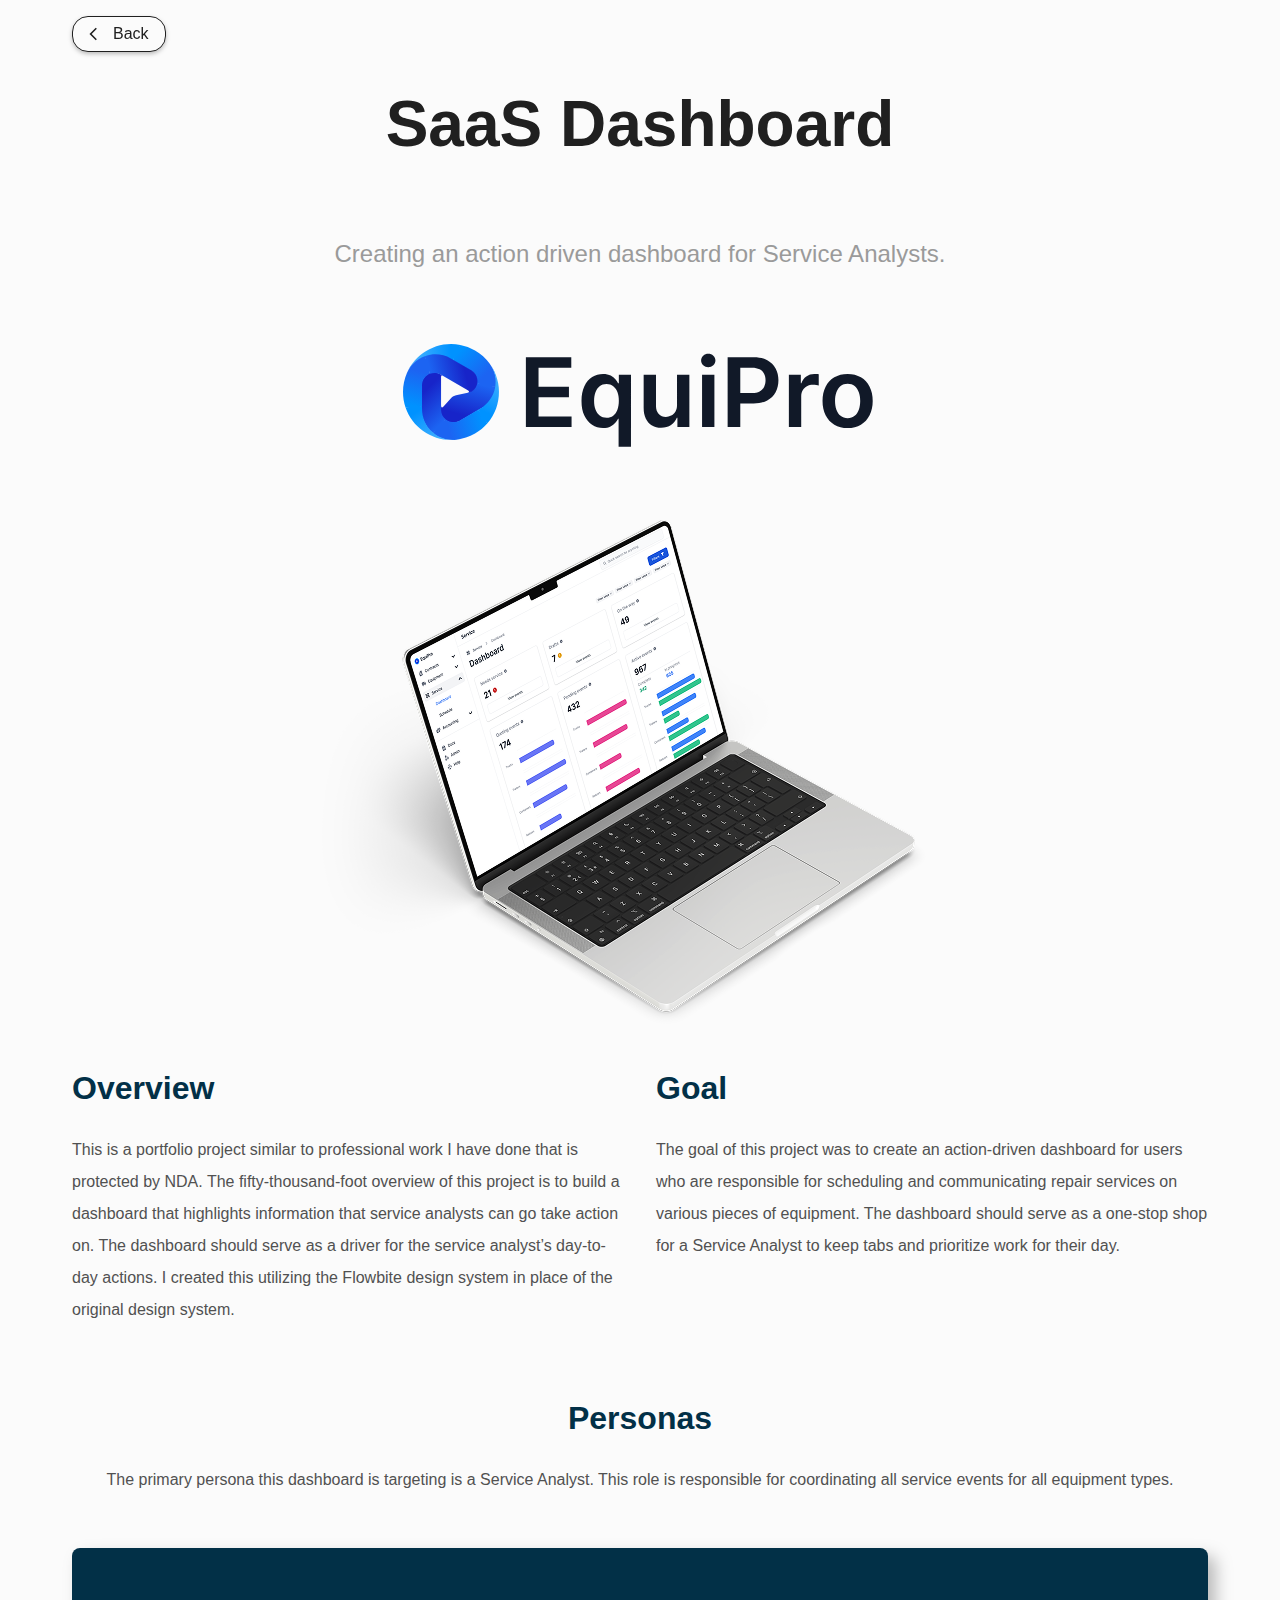
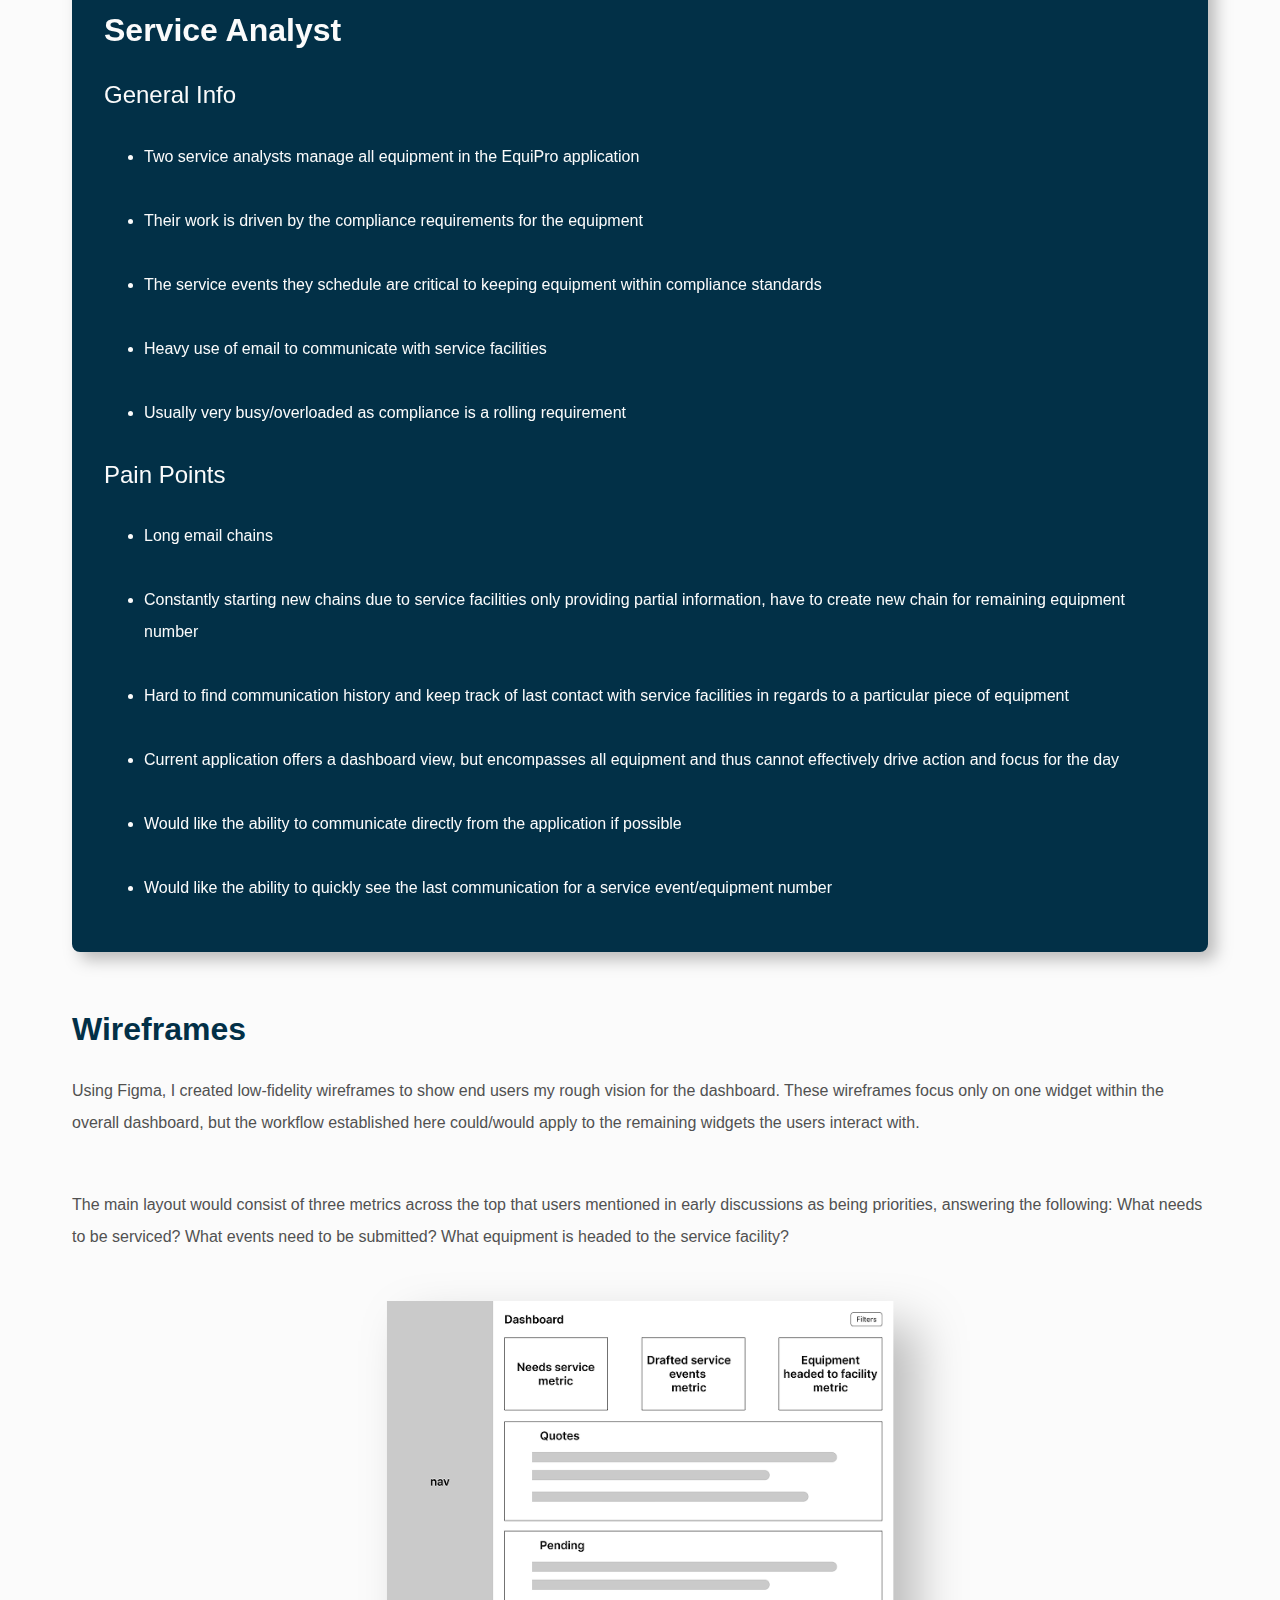
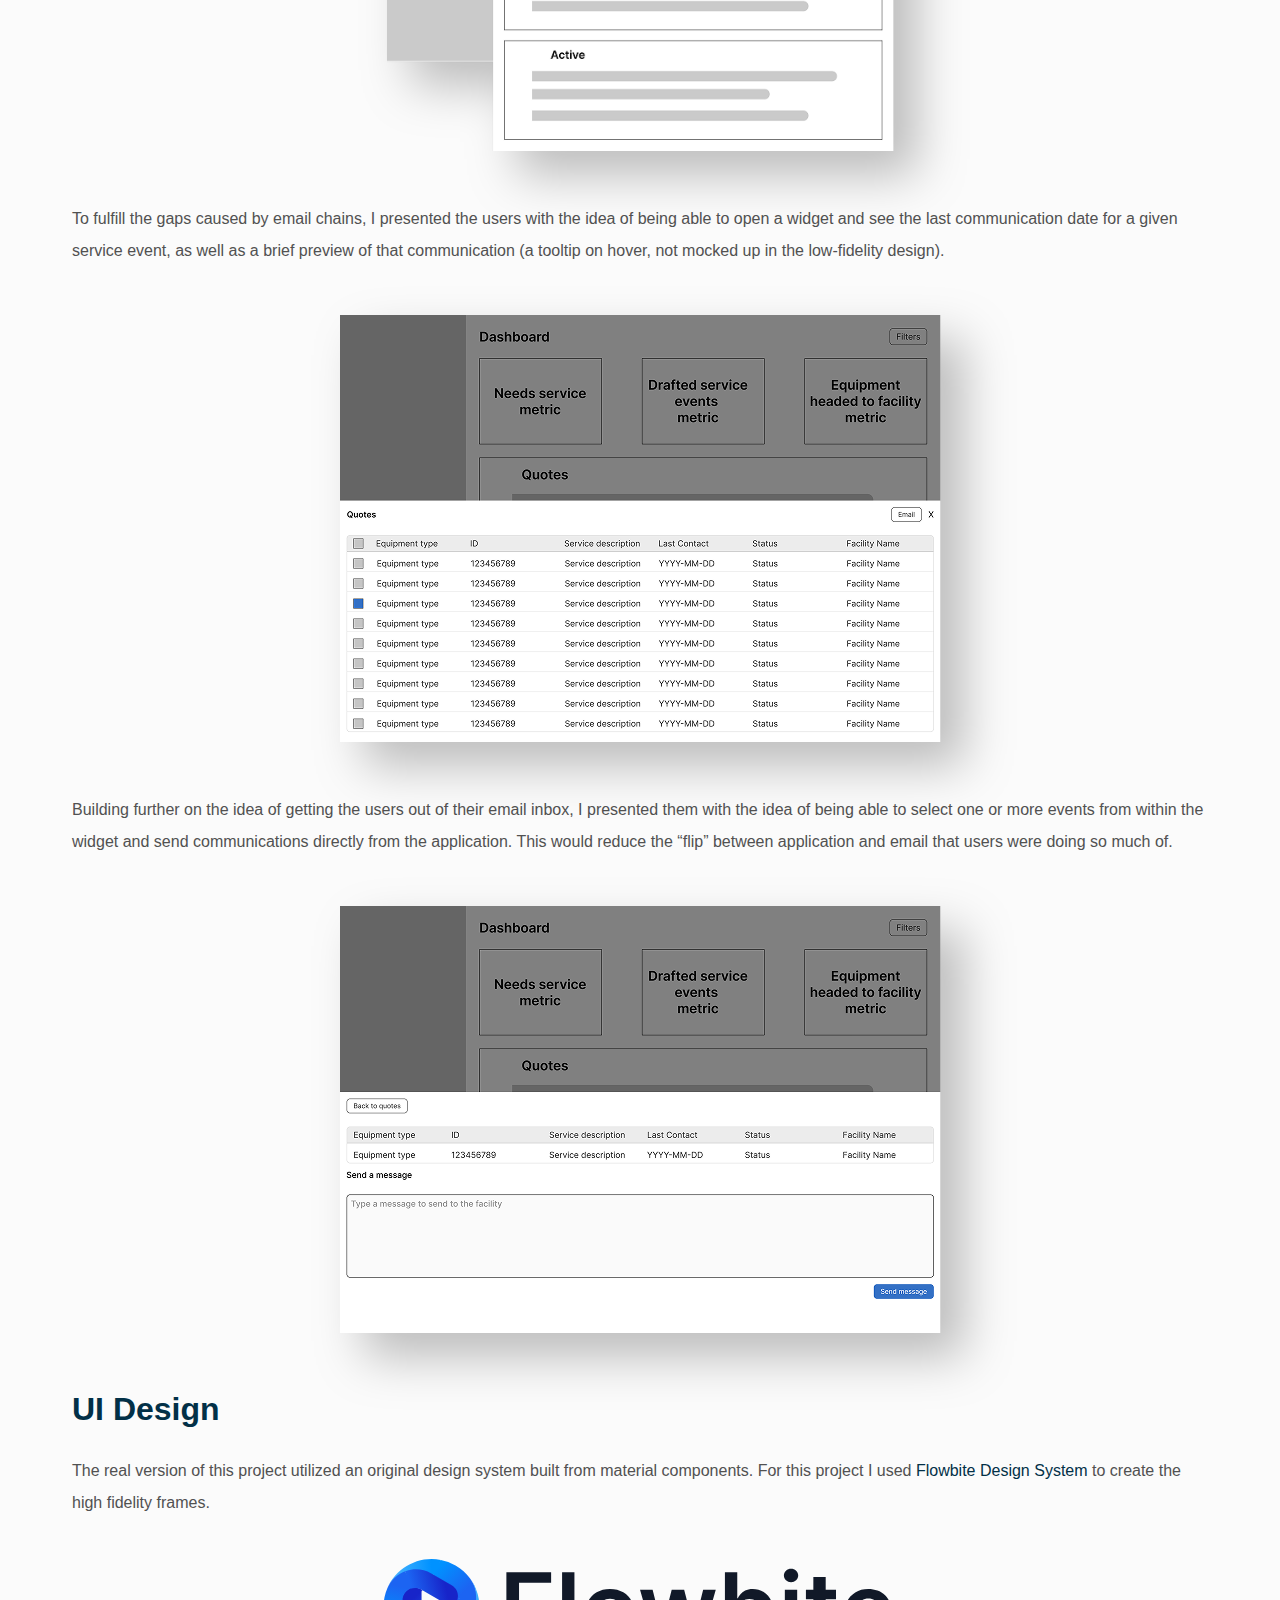
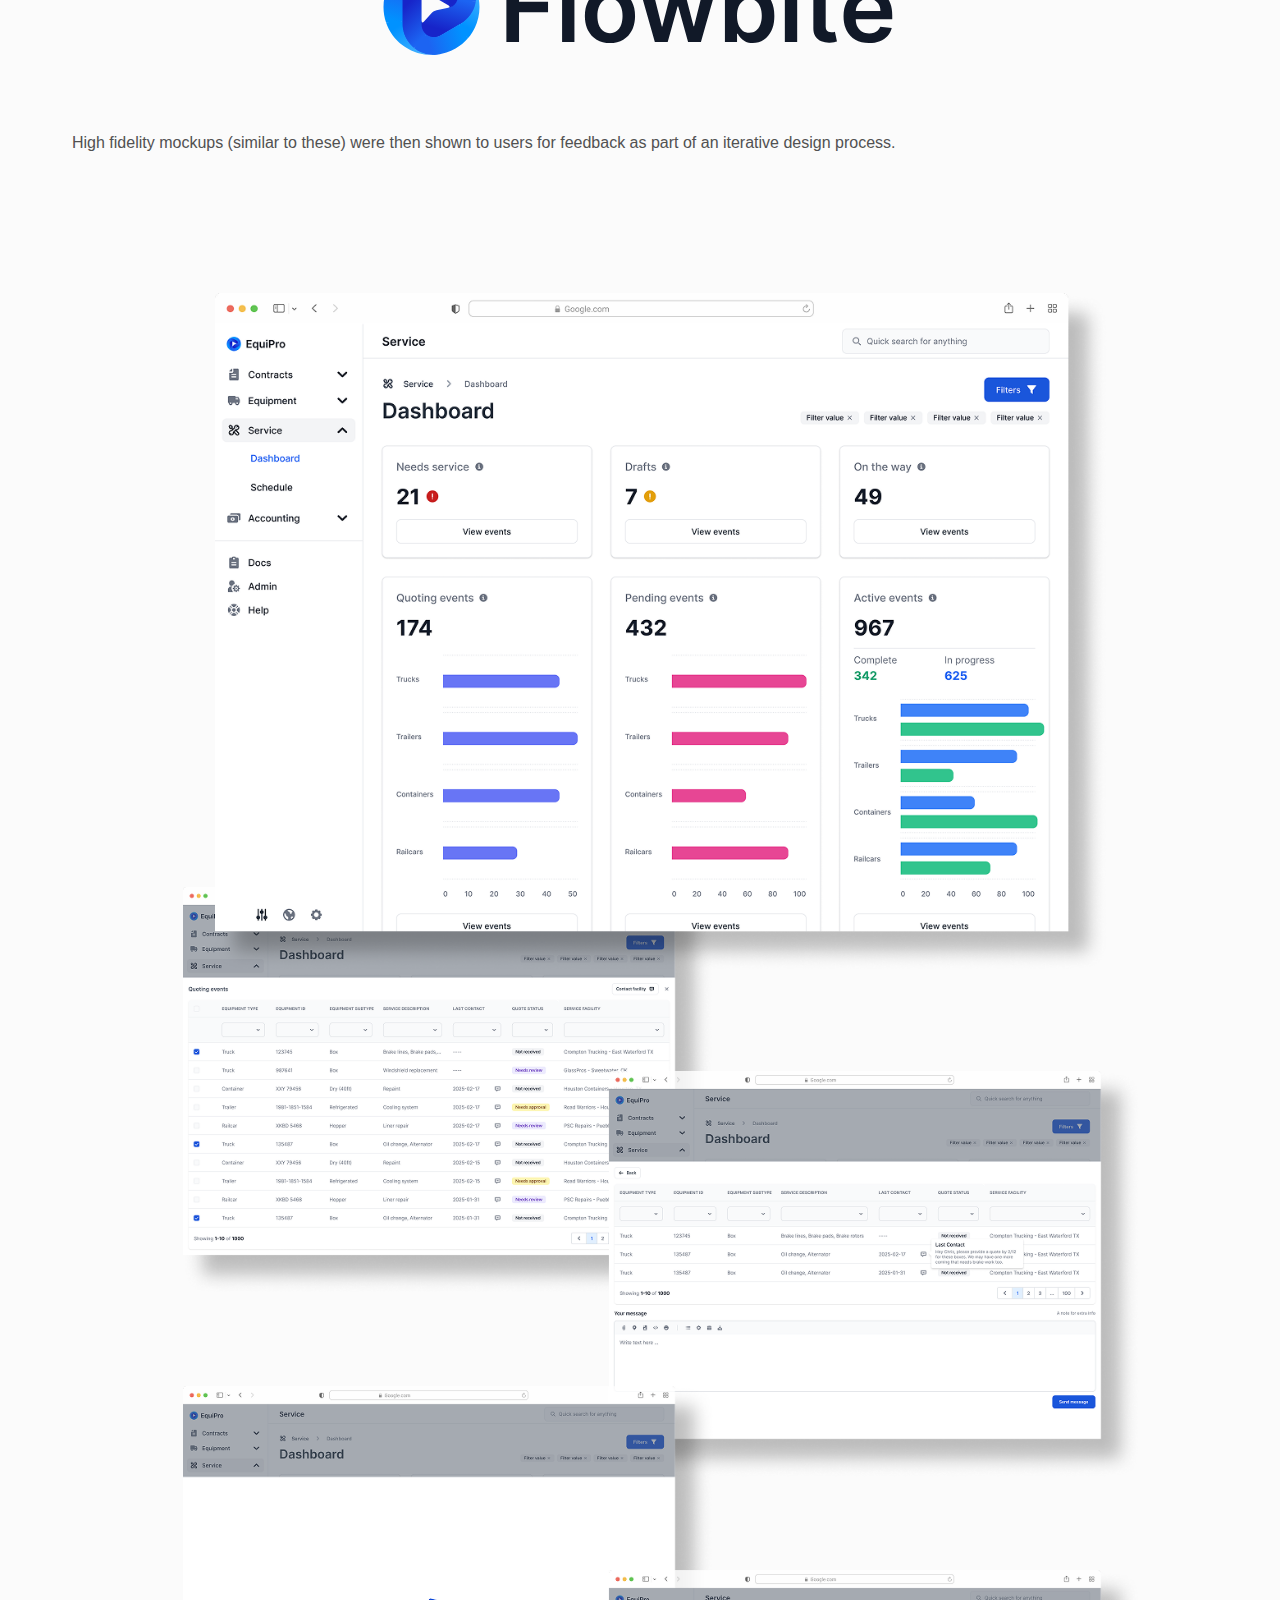
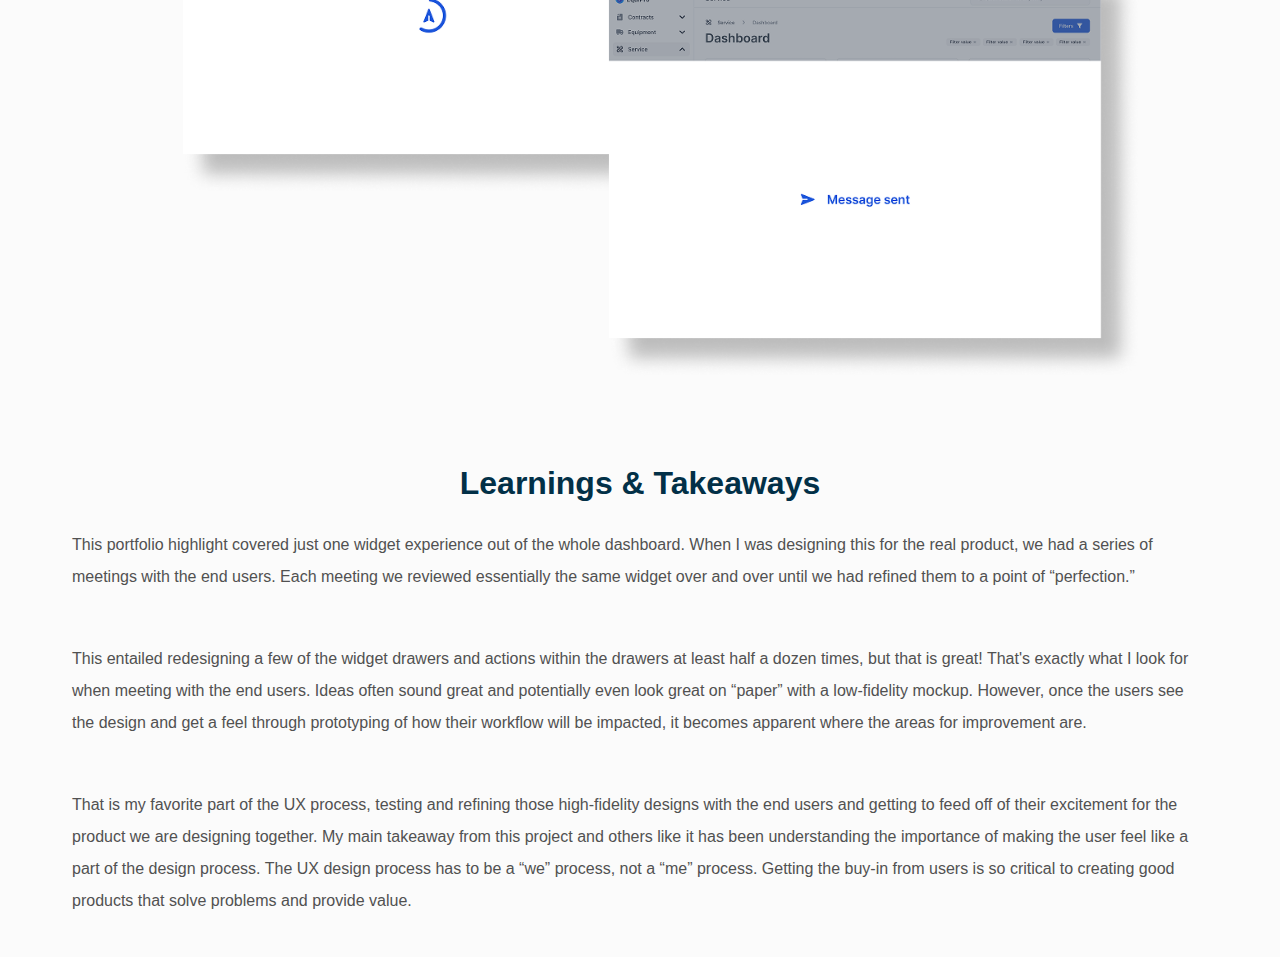
<file: saas-dashboard.html>
<!DOCTYPE html>
<html>
    <head>
        <meta charset="utf-8">
        <meta name="viewport" content="width=device-width, initial-scale=1.0">
        <title>Ian Grogan Portfolio</title>
        <link rel="stylesheet" href="style.css">
    </head>
    <body>
<!-- NAV -->
        <nav class="project_nav">
            <a href="index.html">
                <button class="back_button">
                    <img class="back_arrow" alt="back icon" src="img/back_arrow.svg">
                    Back
                </button>
            </a>
        </nav>
<!-- HEADER -->
        <div class="project_container">
            <header class="project_header_container">
                <div class="project_header_text">
                    <h1 class="project_title">SaaS Dashboard</h1>
                    <h2 class="project_subtitle">Creating an action driven dashboard for Service Analysts.</h2>
                </div>  
                    <img class="project_logo" alt="company logo" src="img/SaaS/logo.svg">
                <img class="project_cover_image" alt="mockup image of UI" src="img/SaaS/cover.png">
            </header>
<!-- OVERVIEW -->
            <div class="section_container">
                <div class="project_overview_section">
                    <div class="overview_section">
                        <h2 class="project_section_heading">Overview</h2>
                        <p>This is a portfolio project similar to professional work I have done that is protected by NDA. The fifty-thousand-foot overview of this project is to build a dashboard that highlights information that service analysts can go take action on. The dashboard should serve as a driver for the service analyst’s day-to-day actions. I created this utilizing the Flowbite design system in place of the original design system.</p>
                    </div>

                    <div class="overview_section">
                        <h2 class="project_section_heading">Goal</h2>
                        <p>The goal of this project was to create an action-driven dashboard for users who are responsible for scheduling and communicating repair services on various pieces of equipment. The dashboard should serve as a one-stop shop for a Service Analyst to keep tabs and prioritize work for their day.</p>
                    </div>
                </div>
            </div>
<!-- PERSONAS -->
            <div class="section_container">
                <div class="centered_heading">
                    <h2 class="project_section_heading">Personas</h2>
                    <p>The primary persona this dashboard is targeting is a Service Analyst. This role is responsible for coordinating all service events for all equipment types.</p>
                </div>
                <br>
                <br>
                <div class="personas_card">
                    <h3>Service Analyst</h3>
                    
                    <h4>General Info</h4>
                    <ul>
                        <li>Two service analysts manage all equipment in the EquiPro application</li>
                        <br>
                        <li>Their work is driven by the compliance requirements for the equipment</li>
                        <br>
                        <li>The service events they schedule are critical to keeping equipment within compliance standards</li>
                        <br>
                        <li>Heavy use of email to communicate with service facilities</li>
                        <br>
                        <li>Usually very busy/overloaded as compliance is a rolling requirement</li>
                    </ul>
                    
                    <h4>Pain Points</h4>
                    <ul>
                        <li>Long email chains</li>
                        <br>
                        <li>Constantly starting new chains due to service facilities only providing partial information, have to create new chain for remaining equipment number</li>
                        <br>
                        <li>Hard to find communication history and keep track of last contact with service facilities in regards to a particular piece of equipment</li>
                        <br>
                        <li>Current application offers a dashboard view, but encompasses all equipment and thus cannot effectively drive action and focus for the day</li>
                        <br>
                        <li>Would like the ability to communicate directly from the application if possible</li>
                        <br>
                        <li>Would like the ability to quickly see the last communication for a service event/equipment number</li>
                    </ul>
                </div>
            </div>
<!-- WIREFRAMES -->
            <div id="wireframes_container">
                <div class="section_container">
                    <div>
                        <h2 class="project_section_heading">Wireframes</h2>
                        <p>Using Figma, I created low-fidelity wireframes to show end users my rough vision for the dashboard. These wireframes focus only on one widget within the overall dashboard, but the workflow established here could/would apply to the remaining widgets the users interact with.</p>
                    </div>
                    <br>
                    <p>The main layout would consist of three metrics across the top that users mentioned in early discussions as being priorities, answering the following: What needs to be serviced? What events need to be submitted? What equipment is headed to the service facility?</p>
                
                </div>

                <div class="section_container">
                    <div class="center_image">
                        <div class="imgdropshadow">
                            <img id="wireframe" alt="low-fidelity wireframe of dashboard" src="img/SaaS/wireframe1.png">
                        </div>
                    </div>
                    <br>
                    <br>
                    <p>To fulfill the gaps caused by email chains, I presented the users with the idea of being able to open a widget and see the last communication date for a given service event, as well as a brief preview of that communication (a tooltip on hover, not mocked up in the low-fidelity design).</p>
                    
                </div>

                
                <div class="section_container">
                    <div class="center_image">
                        <div class="imgdropshadow">
                            <img id="wireframe" alt="low-fidelity wireframe of dashboard widget interaction" src="img/SaaS/wireframe2.png">
                        </div>
                    </div>
                    <br>
                    <br>
                    <p>Building further on the idea of getting the users out of their email inbox, I presented them with the idea of being able to select one or more events from within the widget and send communications directly from the application. This would reduce the “flip” between application and email that users were doing so much of.</p>
                </div>
                
                
                <div class="section_container">
                    <div class="center_image">
                        <div class="imgdropshadow">
                            <img id="wireframe" alt="low-fidelitywireframe of dashboard message tool" src="img/SaaS/wireframe3.png">
                        </div>
                    </div>
                </div>
            </div>
<!-- UI DESIGN -->
            <div class="section_container">
                <div>
                    <h2 class="project_section_heading">UI Design</h2>
                    <p>
                        The real version of this project utilized an original design system built from material components. For this project I used <a href="https://www.figma.com/community/file/1179442320711977498">Flowbite Design System</a> to create the high fidelity frames.
                    </p>
                </div>

                <a href="https://www.figma.com/community/file/1179442320711977498">
                    <div class="center_image">
                        <img class="project_logo" alt="company logo" src="img/SaaS/flowbite_logo.svg">
                    </div>
                </a>
            </div>
<!-- HI FIDELTIY -->
            <div class="section_container"> 
                <p>High fidelity mockups (similar to these) were then shown to users for feedback as part of an iterative design process.</p>
            </div>
            <div class="section_container"> 
                <div class="center_image">
                    <img id="highfidelity_frames" src="img/SaaS/highfi_frames.png" alt="high fidelity wireframes">
                </div>
            </div>
<!-- CONCLUSION -->
            <div class="section_container">
                <div class="centered_heading">
                    <h2 class="project_section_heading">Learnings & Takeaways</h2>
                </div>
                <p>This portfolio highlight covered just one widget experience out of the whole dashboard. When I was designing this for the real product, we had a series of meetings with the end users. Each meeting we reviewed essentially the same widget over and over until we had refined them to a point of “perfection.”</p>
                <br>
                <p>This entailed redesigning a few of the widget drawers and actions within the drawers at least half a dozen times, but that is great! That's exactly what I look for when meeting with the end users. Ideas often sound great and potentially even look great on “paper” with a low-fidelity mockup. However, once the users see the design and get a feel through prototyping of how their workflow will be impacted, it becomes apparent where the areas for improvement are. </p>
                <br>
                <p>That is my favorite part of the UX process, testing and refining those high-fidelity designs with the end users and getting to feed off of their excitement for the product we are designing together. My main takeaway from this project and others like it has been understanding the importance of making the user feel like a part of the design process. The UX design process has to be a “we” process, not a “me” process. Getting the buy-in from users is so critical to creating good products that solve problems and provide value.</p>
            </div>

        </div>
    </body>
</file>
<file: style.css>
html {
    background-color: #FBFBFB;
    font-family: 'Inter', sans-serif;
    display: flex;
    flex-direction: column;
    align-items: center;
    min-height: 100vh;
    margin-inline: 4rem;

    @media screen and (max-width: 768px) {
        margin-inline: 2rem;
        
    }
}

p {
    font-size: 1rem;
    line-height: 2rem;
    font-weight: 100;
    color: #515151;
}

.p_label {
    font-weight: 500;
}

ul {
    font-size: 1rem;
    line-height: 2rem;
    font-weight: 100;
    color: #515151;
}

a {
    text-decoration: none;
    color: #023047;
}

a:hover {
    color: #8ECAE6;
}

.section_container {
    min-width: 200px;
    padding-block: 1rem;
    animation: appear 1s linear;
    animation-timeline: view();
    animation-range: entry 0;
}

.center_image img {
    display: block;
    margin-inline: auto;
    max-height: 50vh;
}

.imgdropshadow img {
    -webkit-filter: drop-shadow( 24px 24px 24px rgba(0, 0, 0, 0.25));
}

/* nav menu */
.nav {
    position: sticky;
    top: 0;
    display: flex;
    justify-content: center;
    padding-top: .25rem;
    padding-bottom: .25rem;
    background: linear-gradient(
        180deg,
        rgb(251, 251, 251) 0%,
        rgb(251, 251, 251) 75%,
        rgba(251, 251, 251, 0) 100%
    );
    z-index: 100;
}

ul.nav_list {
    list-style: none;
    display: flex;
    flex-direction: row;
    align-items: center;
    justify-content: center;
    padding: 0;
    gap: 2rem;
}

a.nav_link {
    font-size: 1rem;
    font-weight: 200;
    text-decoration: none;
    color: #515151;
}

a.nav_link:hover{
    font-size: 1rem;
    font-weight: 400;
    color: #FB8500;
}

a#active_nav {
    font-size: 1rem;
    color: #023047;
}




/* hero section */

#index_main_container {
    animation: appear 1s ease-in;
    max-width: 1280px;
}
#hero {
    display: flex;
    flex-direction: row;
    flex-wrap: wrap;
    gap: 2rem;
    justify-content: center;
    align-items: center;
    padding-bottom: 2rem;
}

.hero_text {
    display: flex;
    flex: 1;
    flex-direction: column;
    align-items: start;
    justify-content: center;
    gap: .75rem;

    @media screen and (max-width: 768px) {
        align-items: center;
        text-align: center;
        
    }

}



h1.hero {
    margin: 0px;
    font-size: 6rem;
    font-weight: 900;
    color: #202020;

    @media screen and (max-width: 768px) {
        font-size: 4rem;
    }
}

h2.hero {
    margin: 0px;
    font-size: 2rem; 
    font-weight: 300;
    color: #9A9A9A;

    @media screen and (max-width: 768px) {
        font-size: 1.5rem;
        
    }
}

.hero_image_container {
    display: flex;
    flex: 1;
    justify-content: center;
    align-items: center;
}

.hero_image {
    min-width: 200px;
    max-width: 100%; 
    max-height: 80vh;
    box-shadow: 0px 0px 24px rgba(0, 0, 0, 0.1);
    border-radius: 50%
}





/* work section */
.work_section {
    display: flex;
    flex-direction: column;
    gap: 2rem;

    animation: appear 1s linear;
    animation-timeline: view();
    animation-range: entry 0;
}

#work_header {
    text-align: center;
    margin: 0;
    font-size: 2rem;
    font-weight: 600;
    color: #202020;
}

.work_highlight_container {
    align-items: center;
    justify-content: center;
    width: 100%;

    animation: appear 1s linear;
    animation-timeline: view();
    animation-range: entry 0;
}

.work_highlight_container:hover {
    color: #202020;
}

.work_highlight_title_container {
    text-align: center;
}

.work_highlight_title {
    font-size: 1rem;
    font-weight: 400;
    color: #9A9A9A;
}

.work_highlight_image_container {
    display: flex;
    flex-direction: row;
    flex-wrap: wrap;
    gap: 2rem;
    justify-content: space-evenly;
    align-items: center;
    padding: 2rem;
    background-color: #cacaca;
    transition: background-color 1s linear;
    border-radius: .5rem;
    overflow: hidden;
    transition: all 0.5s ease-in-out;
}

.work_highlight_image_container:hover {
    background-color: #8ECAE6;
    -webkit-filter: drop-shadow( 0px 8px 8px rgba(0, 0, 0, 0.25));
}

.work_highlight_image {
    max-height: 50vh;
    max-width: 100%;
    -webkit-filter: drop-shadow( 24px 24px 24px rgba(0, 0, 0, 0.25));
}

@media screen and (max-width:768px) {
    #mobile_hide {
        display: none;
    }
    
}

/* footnote */
#footnote {
    text-align: center;
    font-size: 1rem;
    font-weight: 100;
    color: #515151;
}


/* About page */

#about_page_container {
    margin-top: 2rem;
    margin-bottom: 2rem;
    display: flex;
    flex-direction: column;
    gap: 1rem;

    animation: appear 1s ease-in;
    max-width: 1280px;

    @media screen and (max-width: 768px) {
        margin-inline: 2rem;
        
    }
}

.section_heading {
    font-size: 2rem;
    font-weight: 500;
    color: #202020;
}


#about_header_container {
    display: grid;
    grid-template-columns: 1fr 1fr;
    gap: 2rem;

    @media screen and (max-width: 768px) {
        grid-template-columns: 1fr;
        
    }
}

#about_main_content_container {
    display: flex;
    gap: 2rem;
    flex-direction: column;
}

@keyframes appear {
    from {
        opacity: 0;
    }
    to {
        opacity: 1;
    }
    
}

/* About Intro */


#about_intro_title_container {
    display: flex;
    flex-direction: row;
    align-items: center;
    gap: 1rem;

}

#about_intro_heading {
    font-size: 2rem;
    font-weight: 600;
    color: #023047;
}

#about_title_emoji {
    width: 32px;
    height: 32px;
}

#about_intro_image_container {
    display: flex;
    align-items: center;
    justify-content: center;
}
#about_intro_image {
    max-height: 30vh;
    -webkit-filter: drop-shadow( 24px 24px 24px rgba(0, 0, 0, 0.25));
}

#about_links_container {
    display: flex;
    flex-direction: row;
    flex-wrap: wrap;
    align-items: center;
    gap: 2rem;
}

#linked_in_logo {
    width: 24px;
    height: 24px;
}


/* PROJECT PAGES */

.project_container {
    animation: appear 1s ease-in;
    max-width: 1280px;
}

.project_nav {
    position: sticky;
    top: 1rem;
    z-index: 100;
    
}

.back_button {
    padding-inline: 1rem;
    padding-block: .5rem;
    font-size: 1rem;
    font-weight: 200;
    color: #202020;
    background-color: #FBFBFB;
    border: #202020 1px solid;
    border-radius: 1rem;
    display: flex;
    align-items: center;
    gap: .5rem;
    -webkit-filter: drop-shadow(0px 2px 2px rgb(0, 0, 0, .25));
}

.back_arrow {
    width: 16px;
    height: 16px;
    color: #cacaca;
}
.back_button:hover {
    background-color: #8ECAE6;
    cursor: pointer;
}

.project_title {
    font-size: 4rem;
    font-weight: 600;
    text-align: center;
    color: #202020;

    @media screen and (max-width: 768px){
        font-size: 3rem;
    }
}

.project_subtitle {
    font-size: 1.5rem;
    font-weight: 200;
    text-align: center;
    color: #9A9A9A;

    @media screen and (max-width: 768px){
        font-size: 1rem;
    }
}

.project_header_container {
    display: flex;
    flex-direction: column;
    align-items: center;
    gap: 2rem;
}

.project_header_text {
    display: flex;
    flex-direction: column;
    align-items: center;
    gap: 1rem;
}
.project_logo {
    max-width: 100%;
    max-height: 20vh;
}
.project_cover_image {
    max-width: 100%;
    max-height: 60vh;
}

.project_section_heading {
    font-size: 2rem;
    font-weight: 600;
    color: #023047;
}

.project_section_subheading {
    font-size: 1.5rem;
    font-weight: 300;
    color: #202020;
}

.project_overview_section {
    display: grid;
    grid-template-columns: 1fr 1fr;
    gap: 2rem;

    @media screen and (max-width: 768px) {
        grid-template-columns: 1fr;
        
    }
}

.centered_heading {
    text-align: center;

    @media screen and (max-width:768px) {
        text-align: left;
    }
}

.centered_ul {
    display: flex;
    flex-direction: column;
    align-items: center;

    @media screen and (max-width:768ox){
        align-items: left;
    }
}

.personas_card {
    height: 100%;
    padding: 2rem;
    color: #FBFBFB;
    background-color: #023047;
    border-radius: .5rem;
    -webkit-filter: drop-shadow(8px 8px 8px rgba(0, 0, 0, 0.25));
}

.personas_card h3 {
    font-size: 2rem;
    font-weight: 600;
    text-align: cente
}

.personas_card h4 {
    font-size: 1.5rem;
    font-weight: 400;
}
.personas_card h5 {
    font-size: 1rem;
    font-weight: 500;
    color: #FBFBFB;
}

.personas_card p {
    color: #FBFBFB;
}

.personas_card li {
    font-size: 1rem;
    font-weight: 200;
    line-height: 200%;
    color: #FBFBFB;
}

#wireframe {
    max-width: 100%;
    max-height: 50vh;
}

#highfidelity_frames {
    max-width: 100%;
    max-height: 200vh;
}

/* FLEXIBLE PERSONA CARDS */

.cards_container {
    color: #FBFBFB;
    display: flex;
    flex-direction: row;
    flex-wrap: wrap;
    width: 100%;
    gap: 2rem;
    -webkit-filter: drop-shadow(8px 8px 8px rgba(0, 0 , 0, 0.25));}

.cards_container p {
    color: #FBFBFB;
}
.card {
    min-width: 200px;
    flex: 1 0 20%;
    display: flex;
    flex-direction: column;
    background-color: #023047;
    padding-inline: 2rem;
    border-radius: .5rem;
    animation: appear 1s linear;
    animation-timeline: view();
    animation-range: entry 0;
}

.card_detail_row {
    display: grid;
    grid-template-columns: 1fr 1fr;
    gap: 1rem;
}



.card h3 {
    font-size: 2rem;
    font-weight: 600;
}

.card h4 {
    font-size: 1.5rem;
    font-weight: 400;
}

#wireframe_container {
    align-items: center;
}

#wireframe_img {
    display: block;
    margin: auto;
    width: 100%;
    height: auto;
    -webkit-filter: drop-shadow(8px 8px 8px rgba(0, 0 , 0, 0.25));}

#user_feedback {
    max-width: 50%;
    position: relative;
    margin-top: -200px;

    @media screen and (max-width:840px) {
      margin-top: 0px;
      max-width: 100%;
    }
}

#components_img {
    max-width: 100%;
    height: auto;
    -webkit-filter: drop-shadow(8px 8px 8px rgba(0, 0 , 0, 0.25));
}

#coinbase_mockups img {
    max-width: 100%;
    height: auto;
}
</file>
